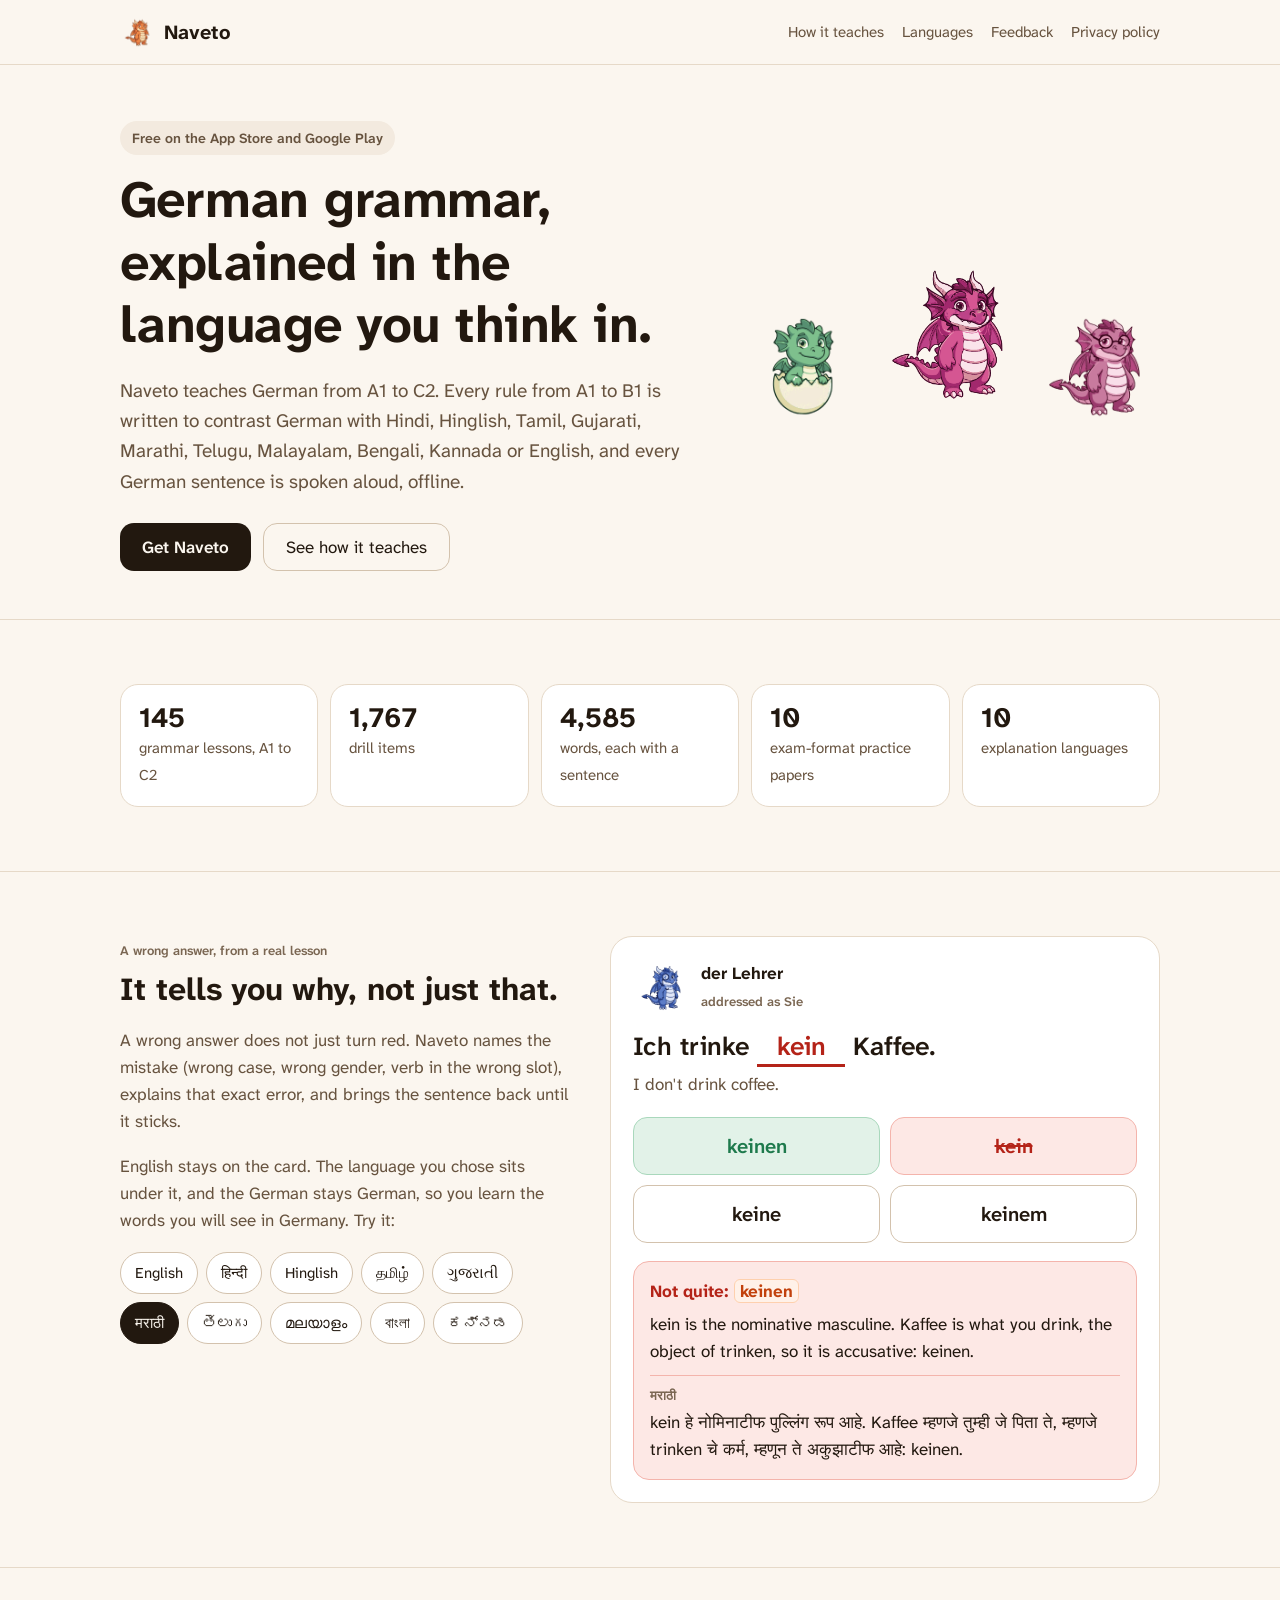
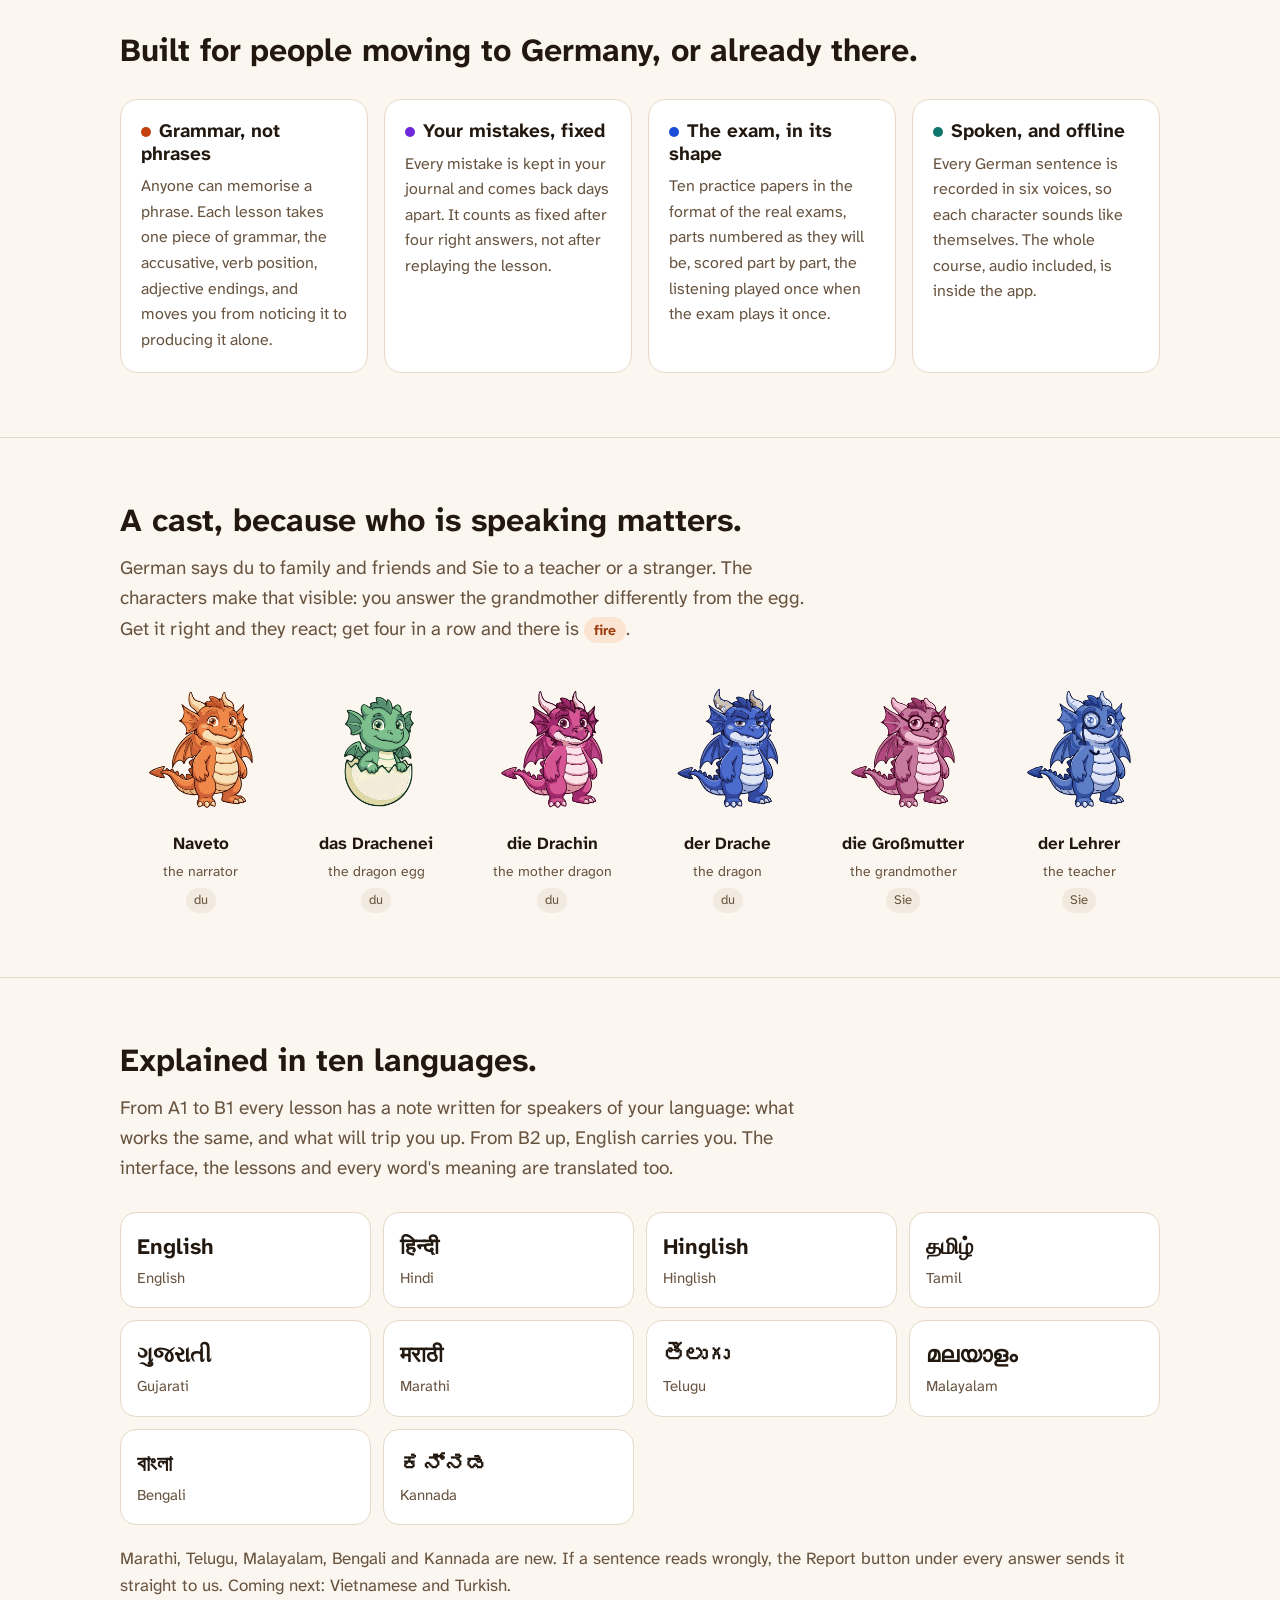
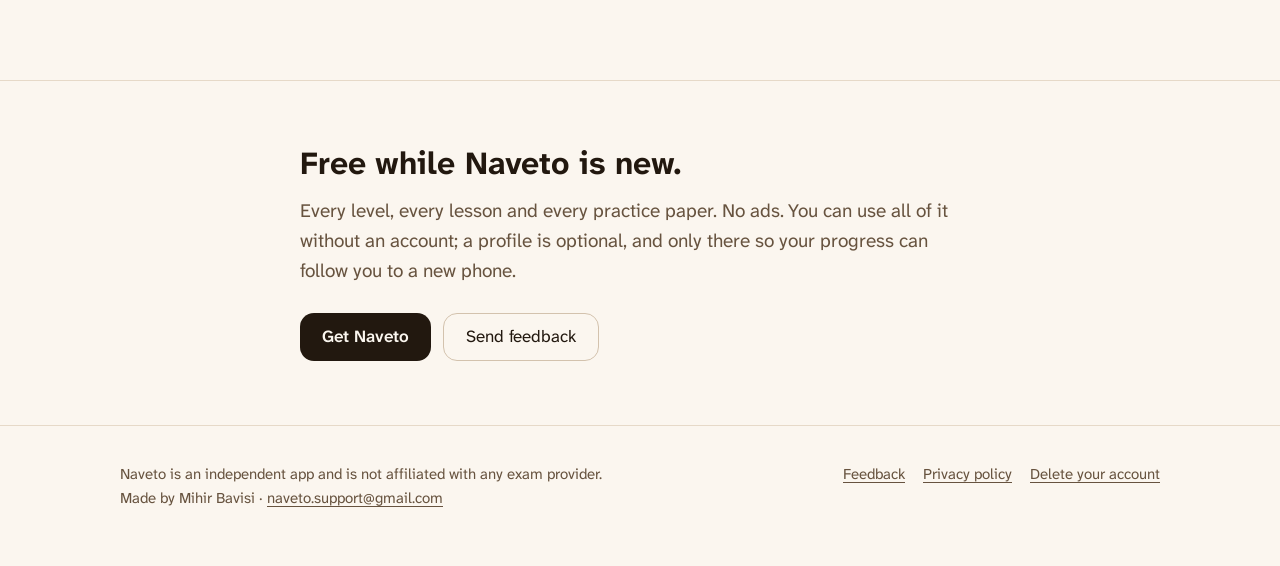
<file: index.html>
<!DOCTYPE html>
<html lang="en">
<head>
<meta charset="utf-8">
<meta name="viewport" content="width=device-width, initial-scale=1">
<title>Naveto: German grammar, explained in your language</title>
<meta name="description" content="Naveto teaches German grammar from A1 to C2, and explains A1 to B1 in Hindi, Hinglish, Tamil, Gujarati, Marathi, Telugu, Malayalam, Bengali, Kannada or English. 145 lessons, spoken aloud, offline.">
<meta name="theme-color" content="#FBF6EF" media="(prefers-color-scheme: light)">
<meta name="theme-color" content="#14110E" media="(prefers-color-scheme: dark)">
<meta property="og:title" content="Naveto: German grammar, explained in your language">
<meta property="og:description" content="A1 to C2. Explained in Hindi, Hinglish, Tamil, Gujarati, Marathi, Telugu, Malayalam, Bengali, Kannada or English.">
<meta property="og:image" content="https://naveto.mihirbavisi.com/img/drachin.png">
<link rel="icon" href="/img/naveto.png">
<link rel="stylesheet" href="/site.css">
</head>
<body>

<header class="top">
  <div class="wrap">
    <a class="brand" href="/"><img src="/img/naveto.png" alt="">Naveto</a>
    <nav class="nav" aria-label="Site">
      <a class="wide" href="#why">How it teaches</a>
      <a href="#languages">Languages</a>
      <a href="/feedback/">Feedback</a>
      <a class="wide" href="/privacy/">Privacy policy</a>
    </nav>
  </div>
</header>

<main>
<section class="hero">
  <div class="wrap">
    <div>
      <span class="pill">Free on the App Store and Google Play</span>
      <h1>German grammar, explained in the language you think in.</h1>
      <p class="lede">Naveto teaches German from A1 to C2. Every rule from A1 to B1 is
      written to contrast German with Hindi, Hinglish, Tamil, Gujarati, Marathi, Telugu, Malayalam, Bengali, Kannada or English, and every German sentence is
      spoken aloud, offline.</p>
      <div class="cta">
        <a class="btn" href="/join/">Get Naveto</a>
        <a class="btn ghost" href="#why">See how it teaches</a>
      </div>
    </div>
    <div class="hero-art" aria-hidden="true">
      <img src="/img/ei.png" alt="" width="300" height="300">
      <img src="/img/drachin.png" alt="" width="300" height="300">
      <img src="/img/oma.png" alt="" width="300" height="300">
    </div>
  </div>
</section>

<section aria-label="What is inside">
  <div class="wrap">
    <div class="stats">
      <div class="stat"><b>145</b><span>grammar lessons, A1 to C2</span></div>
      <div class="stat"><b>1,767</b><span>drill items</span></div>
      <div class="stat"><b>4,585</b><span>words, each with a sentence</span></div>
      <div class="stat"><b>10</b><span>exam-format practice papers</span></div>
      <div class="stat"><b>10</b><span>explanation languages</span></div>
    </div>
  </div>
</section>

<section id="why">
  <div class="wrap demo">
    <div>
      <span class="label">A wrong answer, from a real lesson</span>
      <h2 style="margin:8px 0 14px">It tells you why, not just that.</h2>
      <p class="muted">A wrong answer does not just turn red. Naveto names the mistake
      (wrong case, wrong gender, verb in the wrong slot), explains that exact error,
      and brings the sentence back until it sticks.</p>
      <p class="muted">English stays on the card. The language you chose sits under
      it, and the German stays German, so you learn the words you will see in Germany.
      Try it:</p>
      <div class="chips" role="group" aria-label="Explanation language" id="chips"></div>
    </div>
    <div class="card" aria-live="polite">
      <div class="speaker">
        <img src="/img/lehrer.png" alt="">
        <div><b>der Lehrer</b><br><span class="label">addressed as Sie</span></div>
      </div>
      <div class="sentence">Ich trinke <span class="gap">kein</span> Kaffee.</div>
      <div class="muted">I don't drink coffee.</div>
      <div class="opts">
        <div class="opt right">keinen</div>
        <div class="opt wrong">kein</div>
        <div class="opt">keine</div>
        <div class="opt">keinem</div>
      </div>
      <div class="sheet">
        <div class="verdict">Not quite: <span class="akk">keinen</span></div>
        <div>kein is the nominative masculine. Kaffee is what you drink, the object of trinken, so it is accusative: keinen.</div>
        <div class="l1" id="l1"><span class="label" id="l1-name"></span><span id="l1-text"></span></div>
      </div>
    </div>
  </div>
</section>

<section>
  <div class="wrap">
    <h2>Built for people moving to Germany, or already there.</h2>
    <div class="grid4">
      <div class="feature">
        <h3><span class="dot" style="background:var(--akk)"></span>Grammar, not phrases</h3>
        <p>Anyone can memorise a phrase. Each lesson takes one piece of grammar, the
        accusative, verb position, adjective endings, and moves you from noticing it
        to producing it alone.</p>
      </div>
      <div class="feature">
        <h3><span class="dot" style="background:var(--dat)"></span>Your mistakes, fixed</h3>
        <p>Every mistake is kept in your journal and comes back days apart. It counts
        as fixed after four right answers, not after replaying the lesson.</p>
      </div>
      <div class="feature">
        <h3><span class="dot" style="background:var(--nom)"></span>The exam, in its shape</h3>
        <p>Ten practice papers in the format of the real exams,
        parts numbered as they will be, scored part by part, the listening played
        once when the exam plays it once.</p>
      </div>
      <div class="feature">
        <h3><span class="dot" style="background:var(--gen)"></span>Spoken, and offline</h3>
        <p>Every German sentence is recorded in six voices, so each character sounds
        like themselves. The whole course, audio included, is inside the app.</p>
      </div>
    </div>
  </div>
</section>

<section>
  <div class="wrap">
    <h2>A cast, because who is speaking matters.</h2>
    <p class="lede" style="margin-top:12px">German says du to family and friends and Sie to a
    teacher or a stranger. The characters make that visible: you answer the grandmother
    differently from the egg. Get it right and they react; get four in a row and there
    is <span class="flame">fire</span>.</p>
    <div class="cast">
      <div class="member"><img src="/img/naveto.png" alt="" width="150" height="150"><b>Naveto</b><span>the narrator</span><br><em>du</em></div>
      <div class="member"><img src="/img/ei.png" alt="" width="150" height="150"><b>das Drachenei</b><span>the dragon egg</span><br><em>du</em></div>
      <div class="member"><img src="/img/drachin.png" alt="" width="150" height="150"><b>die Drachin</b><span>the mother dragon</span><br><em>du</em></div>
      <div class="member"><img src="/img/drache.png" alt="" width="150" height="150"><b>der Drache</b><span>the dragon</span><br><em>du</em></div>
      <div class="member"><img src="/img/oma.png" alt="" width="150" height="150"><b>die Großmutter</b><span>the grandmother</span><br><em>Sie</em></div>
      <div class="member"><img src="/img/lehrer.png" alt="" width="150" height="150"><b>der Lehrer</b><span>the teacher</span><br><em>Sie</em></div>
    </div>
  </div>
</section>

<section id="languages">
  <div class="wrap">
    <h2>Explained in ten languages.</h2>
    <p class="lede" style="margin-top:12px">From A1 to B1 every lesson has a note written for
    speakers of your language: what works the same, and what will trip you up. From B2
    up, English carries you. The interface, the lessons and every word's meaning are
    translated too.</p>
    <div class="langs" id="langs"></div>
    <p class="muted" style="margin-top:20px">Marathi, Telugu, Malayalam, Bengali and Kannada
    are new. If a sentence reads wrongly, the Report button under every answer sends it
    straight to us. Coming next: Vietnamese and Turkish.</p>
  </div>
</section>

<section>
  <div class="wrap narrow">
    <h2>Free while Naveto is new.</h2>
    <p class="lede" style="margin-top:12px">Every level, every lesson and every practice paper.
    No ads. You can use all of it without an account; a profile is optional, and only
    there so your progress can follow you to a new phone.</p>
    <div class="cta">
      <a class="btn" href="/join/">Get Naveto</a>
      <a class="btn ghost" href="/feedback/">Send feedback</a>
    </div>
  </div>
</section>
</main>

<footer class="foot">
  <div class="wrap">
    <div>Naveto is an independent app and is not affiliated with any exam
    provider.<br>Made by Mihir Bavisi ·
    <a href="mailto:naveto.support@gmail.com">naveto.support@gmail.com</a></div>
    <nav aria-label="Legal">
      <a href="/feedback/">Feedback</a>
      <a href="/privacy/">Privacy policy</a>
      <a href="/delete-account/">Delete your account</a>
    </nav>
  </div>
</footer>

<script>
  // Real strings from the app's tables (src/content/l10n), put in by build_site.py.
  var L = [{"id": "en", "label": "English", "sub": "English", "explanation": "kein is the nominative masculine. Kaffee is what you drink, the object of trinken, so it is accusative: keinen."}, {"id": "hi", "label": "हिन्दी", "sub": "Hindi", "explanation": "kein पुल्लिंग नोमिनाटीफ़ है। Kaffee वह चीज़ है जो आप पीते हैं, यानी trinken का कर्म, इसलिए यह अकुज़ाटीफ़ है: keinen।"}, {"id": "hi-Latn", "label": "Hinglish", "sub": "Hinglish", "explanation": "kein Nominativ masculine hai. Kaffee voh cheez hai jo aap peete ho, yaani trinken ka object, isliye yeh Akkusativ hai: keinen."}, {"id": "ta", "label": "தமிழ்", "sub": "Tamil", "explanation": "kein நோமினாட்டீஃப் ஆண்பால். Kaffee நீங்கள் குடிப்பது, அதாவது trinken-இன் செயப்படுபொருள், எனவே அது அக்குஸாட்டீஃப்: keinen."}, {"id": "gu", "label": "ગુજરાતી", "sub": "Gujarati", "explanation": "kein નોમિનાટીફ પુલ્લિંગ છે. Kaffee એ છે જે તમે પીઓ છો, એટલે કે trinken નું કર્મ, તેથી તે અકુઝાટીફ છે: keinen."}, {"id": "mr", "label": "मराठी", "sub": "Marathi", "explanation": "kein हे नोमिनाटीफ पुल्लिंग रूप आहे. Kaffee म्हणजे तुम्ही जे पिता ते, म्हणजे trinken चे कर्म, म्हणून ते अकुझाटीफ आहे: keinen."}, {"id": "te", "label": "తెలుగు", "sub": "Telugu", "explanation": "kein నోమినాటీఫ్ పుంలింగం. Kaffee మీరు తాగేది, అంటే trinken కి కర్మ, కాబట్టి అది అకుజాటీఫ్: keinen."}, {"id": "ml", "label": "മലയാളം", "sub": "Malayalam", "explanation": "kein നോമിനാറ്റീഫ് പുല്ലിംഗമാണ്. Kaffee നിങ്ങൾ കുടിക്കുന്ന വസ്തുവാണ്, trinken എന്ന ക്രിയയുടെ കർമ്മം; അതുകൊണ്ട് അത് അക്കുസാറ്റീഫ് ആണ്: keinen."}, {"id": "bn", "label": "বাংলা", "sub": "Bengali", "explanation": "kein হলো নোমিনাটীফ পুংলিঙ্গ। Kaffee হলো যা আপনি পান করেন, অর্থাৎ trinken-এর কর্ম, তাই এটা আকুজাটীফ: keinen।"}, {"id": "kn", "label": "ಕನ್ನಡ", "sub": "Kannada", "explanation": "kein ಎಂಬುದು ನೋಮಿನಾಟೀಫ್ ಪುಲ್ಲಿಂಗ. Kaffee ನೀವು ಕುಡಿಯುವ ವಸ್ತು, trinken ನ ಕರ್ಮ, ಹಾಗಾಗಿ ಅದು ಅಕುಜಾಟೀಫ್: keinen."}];
  var chips = document.getElementById('chips'), langs = document.getElementById('langs');
  function show(id) {
    var l = L.find(function (x) { return x.id === id; });
    document.getElementById('l1').hidden = id === 'en';
    document.getElementById('l1-name').textContent = l.label;
    document.getElementById('l1-text').textContent = l.explanation || '';
    document.getElementById('l1-text').lang = id;
    Array.prototype.forEach.call(chips.children, function (c) {
      c.setAttribute('aria-pressed', String(c.dataset.id === id));
    });
  }
  L.forEach(function (l) {
    var b = document.createElement('button');
    b.className = 'chip'; b.type = 'button'; b.dataset.id = l.id; b.lang = l.id;
    b.textContent = l.label;
    b.addEventListener('click', function () { show(l.id); });
    chips.appendChild(b);
    var d = document.createElement('div');
    d.className = 'lang';
    d.innerHTML = '<b></b><span></span>';
    d.firstChild.textContent = l.label; d.firstChild.lang = l.id;
    d.lastChild.textContent = l.sub;
    langs.appendChild(d);
  });
  show('mr');
</script>
</body>
</html>
</file>
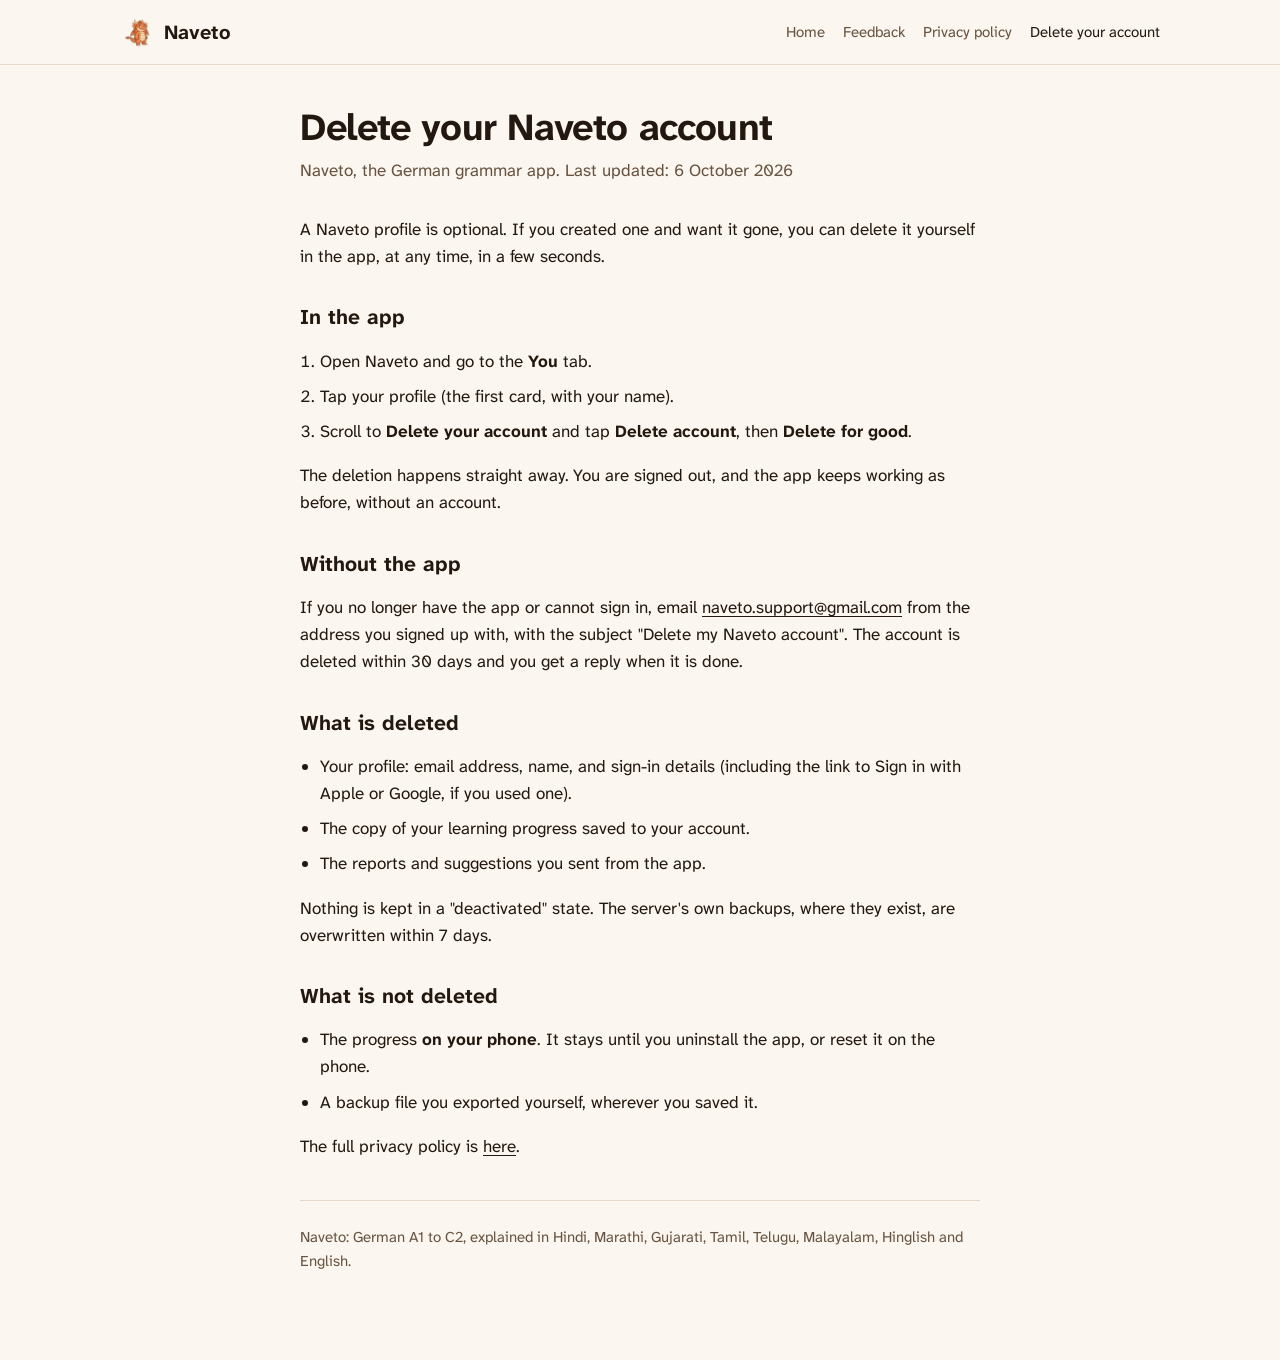
<file: delete-account/index.html>
<!DOCTYPE html>
<html lang="en">
<head>
<meta charset="utf-8">
<meta name="viewport" content="width=device-width, initial-scale=1">
<title>Naveto: delete your account</title>
<link rel="icon" href="/img/naveto.png">
<link rel="stylesheet" href="/site.css">
</head>
<body>
<header class="top">
  <div class="wrap">
    <a class="brand" href="/"><img src="/img/naveto.png" alt="">Naveto</a>
    <nav class="nav" aria-label="Site">
      <a href="/">Home</a>
      <a href="/feedback/">Feedback</a>
      <a href="/privacy/">Privacy policy</a>
      <a href="/delete-account/" aria-current="page">Delete your account</a>
    </nav>
  </div>
</header>
<main class="doc"><div class="wrap narrow">

<h1>Delete your Naveto account</h1>
<p class="sub">Naveto, the German grammar app. Last updated: 6 October 2026</p>

<p>A Naveto profile is optional. If you created one and want it gone, you can
delete it yourself in the app, at any time, in a few seconds.</p>

<h2>In the app</h2>
<ol>
  <li>Open Naveto and go to the <strong>You</strong> tab.</li>
  <li>Tap your profile (the first card, with your name).</li>
  <li>Scroll to <strong>Delete your account</strong> and tap
      <strong>Delete account</strong>, then <strong>Delete for good</strong>.</li>
</ol>
<p>The deletion happens straight away. You are signed out, and the app keeps
working as before, without an account.</p>

<h2>Without the app</h2>
<p>If you no longer have the app or cannot sign in, email
<a href="mailto:naveto.support@gmail.com?subject=Delete%20my%20Naveto%20account">naveto.support@gmail.com</a>
from the address you signed up with, with the subject "Delete my Naveto
account". The account is deleted within 30 days and you get a reply when it
is done.</p>

<h2>What is deleted</h2>
<ul>
  <li>Your profile: email address, name, and sign-in details (including the
      link to Sign in with Apple or Google, if you used one).</li>
  <li>The copy of your learning progress saved to your account.</li>
  <li>The reports and suggestions you sent from the app.</li>
</ul>
<p>Nothing is kept in a "deactivated" state. The server's own backups, where
they exist, are overwritten within 7 days.</p>

<h2>What is not deleted</h2>
<ul>
  <li>The progress <strong>on your phone</strong>. It stays until you
      uninstall the app, or reset it on the phone.</li>
  <li>A backup file you exported yourself, wherever you saved it.</li>
</ul>

<p>The full privacy policy is <a href="/privacy/">here</a>.</p>

<hr>
<p class="foot-note">Naveto: German A1 to C2, explained in Hindi, Marathi, Gujarati, Tamil,
Telugu, Malayalam, Hinglish and English.</p>

</div></main>
</body>
</html>
</file>
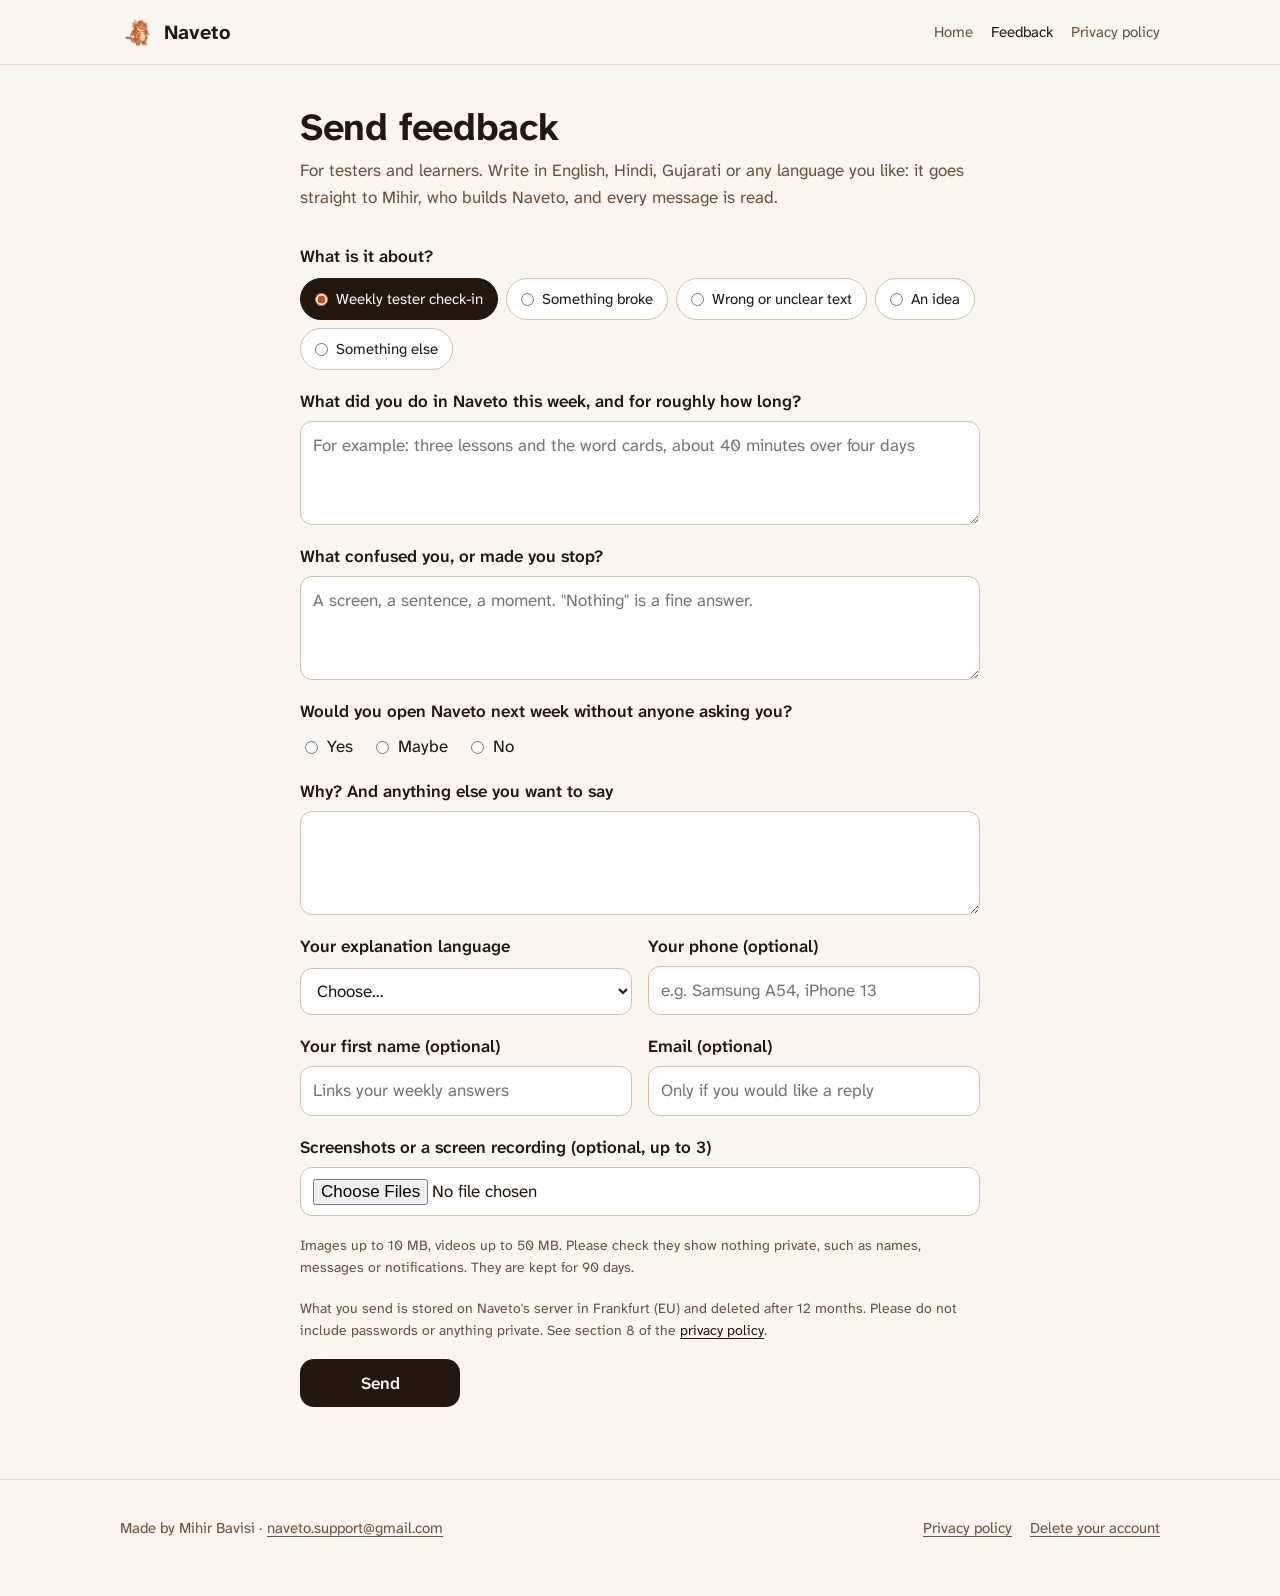
<file: feedback/index.html>
<!DOCTYPE html>
<html lang="en">
<head>
<meta charset="utf-8">
<meta name="viewport" content="width=device-width, initial-scale=1">
<title>Naveto: Send feedback</title>
<meta name="description" content="Tell the developer of Naveto what works, what broke and what to change. Testers: your weekly check-in goes here.">
<meta name="robots" content="noindex">
<link rel="icon" href="/img/naveto.png">
<link rel="stylesheet" href="/site.css">
</head>
<body>
<header class="top">
  <div class="wrap">
    <a class="brand" href="/"><img src="/img/naveto.png" alt="">Naveto</a>
    <nav class="nav" aria-label="Site">
      <a href="/">Home</a>
      <a href="/feedback/" aria-current="page">Feedback</a>
      <a href="/privacy/">Privacy policy</a>
    </nav>
  </div>
</header>
<main class="doc"><div class="wrap narrow">

<h1>Send feedback</h1>
<p class="sub">For testers and learners. Write in English, Hindi, Gujarati or any
language you like: it goes straight to Mihir, who builds Naveto, and every
message is read.</p>

<noscript><p class="note bad">This form needs JavaScript. You can also email
<a href="mailto:naveto.support@gmail.com?subject=Naveto%20feedback">naveto.support@gmail.com</a>.</p></noscript>

<form id="fb" class="form" novalidate>
  <fieldset class="kinds">
    <legend>What is it about?</legend>
    <label><input type="radio" name="kind" value="checkin" checked> Weekly tester check-in</label>
    <label><input type="radio" name="kind" value="bug"> Something broke</label>
    <label><input type="radio" name="kind" value="translation"> Wrong or unclear text</label>
    <label><input type="radio" name="kind" value="suggestion"> An idea</label>
    <label><input type="radio" name="kind" value="other"> Something else</label>
  </fieldset>

  <div id="checkin" class="group">
    <label class="field">What did you do in Naveto this week, and for roughly how long?
      <textarea name="did" rows="3" maxlength="1500" placeholder="For example: three lessons and the word cards, about 40 minutes over four days"></textarea></label>
    <label class="field">What confused you, or made you stop?
      <textarea name="confused" rows="3" maxlength="1500" placeholder="A screen, a sentence, a moment. &quot;Nothing&quot; is a fine answer."></textarea></label>
    <fieldset class="field">
      <legend>Would you open Naveto next week without anyone asking you?</legend>
      <div class="row">
        <label><input type="radio" name="again" value="yes"> Yes</label>
        <label><input type="radio" name="again" value="maybe"> Maybe</label>
        <label><input type="radio" name="again" value="no"> No</label>
      </div>
    </fieldset>
    <label class="field">Why? And anything else you want to say
      <textarea name="why" rows="3" maxlength="1500"></textarea></label>
  </div>

  <div id="message" class="group" hidden>
    <label class="field"><span id="msg-label">What happened, and what did you expect?</span>
      <textarea name="message" rows="6" maxlength="4000"></textarea></label>
  </div>

  <div class="two">
    <label class="field">Your explanation language
      <select name="locale">
        <option value="">Choose…</option>
        <option value="en">English</option>
        <option value="hi">हिन्दी (Hindi)</option>
        <option value="hi-Latn">Hinglish</option>
        <option value="ta">தமிழ் (Tamil)</option>
        <option value="gu">ગુજરાતી (Gujarati)</option>
        <option value="mr">मराठी (Marathi)</option>
        <option value="te">తెలుగు (Telugu)</option>
        <option value="ml">മലയാളം (Malayalam)</option>
        <option value="bn">বাংলা (Bengali)</option>
        <option value="kn">ಕನ್ನಡ (Kannada)</option>
        <option value="other">Another language</option>
      </select></label>
    <label class="field">Your phone (optional)
      <input name="device" maxlength="80" placeholder="e.g. Samsung A54, iPhone 13"></label>
  </div>
  <div class="two">
    <label class="field">Your first name (optional)
      <input name="name" maxlength="60" autocomplete="given-name" placeholder="Links your weekly answers"></label>
    <label class="field">Email (optional)
      <input name="email" type="email" maxlength="254" autocomplete="email" placeholder="Only if you would like a reply"></label>
  </div>
  <label class="field">Screenshots or a screen recording (optional, up to 3)
    <input type="file" name="files" accept="image/*,video/*" multiple></label>
  <p class="fine">Images up to 10 MB, videos up to 50 MB. Please check they show
  nothing private, such as names, messages or notifications. They are kept
  for 90 days.</p>
  <!-- Left empty by people; filled by bots. -->
  <label class="trap" aria-hidden="true">Website <input name="website" tabindex="-1" autocomplete="off"></label>

  <p class="fine">What you send is stored on Naveto's server in Frankfurt (EU) and
  deleted after 12 months. Please do not include passwords or anything private.
  See section 8 of the <a href="/privacy/#feedback">privacy policy</a>.</p>

  <button class="btn" type="submit" id="send">Send</button>
  <p id="status" class="note" role="status" aria-live="polite" hidden></p>
</form>

<div id="thanks" hidden>
  <h2>Thank you.</h2>
  <p>It has arrived and will be read. If you left an email address and asked
  something, you will get an answer.</p>
  <p id="thanks-files" class="note bad" hidden>Your message arrived, but not
  every file did. Please try sending the missing ones again.</p>
  <button class="btn ghost" type="button" id="again">Send another</button>
</div>

</div></main>

<footer class="foot">
  <div class="wrap">
    <div>Made by Mihir Bavisi ·
    <a href="mailto:naveto.support@gmail.com">naveto.support@gmail.com</a></div>
    <nav aria-label="Legal">
      <a href="/privacy/">Privacy policy</a>
      <a href="/delete-account/">Delete your account</a>
    </nav>
  </div>
</footer>

<script>
  // Sent to submit_site_feedback() on Naveto's Supabase project
  // (supabase/migrations/20261011..._site_feedback_v1.sql). The key is the
  // publishable one the app itself ships; the function can only add a row.
  var URL_ = 'https://ppzyhczddwcpzowbqede.supabase.co', KEY = 'sb_publishable_YXtONOS5kfweQQ_4x0CjOg_YPjzHB2v';
  var form = document.getElementById('fb');
  var labels = {
    bug: 'What happened, and what did you expect? Which screen were you on?',
    translation: 'Which lesson or sentence? What does it say, and what should it say?',
    suggestion: 'What would make Naveto better for you?',
    other: 'Your message'
  };
  function kind() { return form.querySelector('input[name="kind"]:checked').value; }
  function sync() {
    var k = kind();
    document.getElementById('checkin').hidden = k !== 'checkin';
    document.getElementById('message').hidden = k === 'checkin';
    if (k !== 'checkin') document.getElementById('msg-label').textContent = labels[k];
  }
  Array.prototype.forEach.call(form.querySelectorAll('input[name="kind"]'), function (r) {
    r.addEventListener('change', sync);
  });
  // ?kind=bug etc. preselects, so the app or a message can link straight to one.
  var pre = new URLSearchParams(location.search).get('kind');
  var preInput = pre && form.querySelector('input[name="kind"][value="' + pre + '"]');
  if (preInput) preInput.checked = true;
  sync();

  function say(text, bad) {
    var s = document.getElementById('status');
    s.hidden = false; s.textContent = text; s.className = 'note' + (bad ? ' bad' : '');
  }
  form.addEventListener('submit', function (e) {
    e.preventDefault();
    var f = form.elements, k = kind();
    if (f.website.value) return; // a bot
    var answers = {}, message = null;
    if (k === 'checkin') {
      ['did', 'confused', 'why'].forEach(function (n) { if (f[n].value.trim()) answers[n] = f[n].value.trim(); });
      var again = form.querySelector('input[name="again"]:checked');
      if (again) answers.again = again.value;
      if (!answers.did) { say('Please say what you did in Naveto this week.', true); f.did.focus(); return; }
    } else {
      message = f.message.value.trim();
      if (!message) { say('Please write a few words first.', true); f.message.focus(); return; }
    }
    var email = f.email.value.trim();
    if (email && !/^[^@\s]+@[^@\s]+\.[^@\s]+$/.test(email)) {
      say('That email address does not look right. Leave it empty if you do not want a reply.', true); f.email.focus(); return;
    }
    // Screenshots and recordings (25 Oct): at most 3, images 10 MB, videos
    // 50 MB. The row is written first and returns its id; the files go into
    // that row's folder, which accepts exactly as many as the row declared.
    var files = Array.prototype.slice.call(f.files.files || []);
    if (files.length > 3) { say('Please choose at most 3 files.', true); return; }
    for (var i = 0; i < files.length; i++) {
      var isVideo = /^video\//.test(files[i].type);
      if (!/^(image|video)\//.test(files[i].type)) { say('Only pictures and videos can be added.', true); return; }
      if (files[i].size > (isVideo ? 50 : 10) * 1024 * 1024) {
        say('"' + files[i].name + '" is too big. Pictures up to 10 MB, videos up to 50 MB.', true); return;
      }
    }
    var btn = document.getElementById('send');
    btn.disabled = true; say('Sending…');
    var failed = 0;
    fetch(URL_ + '/rest/v1/rpc/submit_site_feedback_v2', {
      method: 'POST',
      headers: {'apikey': KEY, 'Content-Type': 'application/json'},
      body: JSON.stringify({
        p_kind: k, p_message: message, p_answers: answers,
        p_name: f.name.value.trim() || null, p_email: email || null,
        p_locale: f.locale.value || null, p_device: f.device.value.trim() || null,
        p_attachments: files.length
      })
    }).then(function (r) {
      if (!r.ok) {
        return r.json().catch(function () { return {}; }).then(function (j) {
          throw new Error(j && j.message ? j.message : 'HTTP ' + r.status);
        });
      }
      return r.json().then(function (id) {
        var chain = Promise.resolve();
        files.forEach(function (file, n) {
          chain = chain.then(function () {
            say('Sending file ' + (n + 1) + ' of ' + files.length + '…');
            var ext = (file.name.split('.').pop() || 'bin').toLowerCase().replace(/[^a-z0-9]/g, '').slice(0, 5) || 'bin';
            return fetch(URL_ + '/storage/v1/object/site-feedback-media/' + id + '/' + (n + 1) + '.' + ext, {
              method: 'POST',
              headers: {'apikey': KEY, 'Content-Type': file.type || 'application/octet-stream'},
              body: file
            }).then(function (u) { if (!u.ok) failed++; }, function () { failed++; });
          });
        });
        return chain;
      }).then(function () {
        form.hidden = true; document.getElementById('thanks').hidden = false; window.scrollTo(0, 0);
        if (failed > 0) {
          document.getElementById('thanks-files').hidden = false;
        }
      });
    }).catch(function (err) {
      say('It did not send (' + err.message + '). Please try again, or email naveto.support@gmail.com.', true);
    }).then(function () { btn.disabled = false; });
  });
  document.getElementById('again').addEventListener('click', function () {
    form.reset(); sync(); document.getElementById('status').hidden = true;
    document.getElementById('thanks').hidden = true; form.hidden = false;
    document.getElementById('thanks-files').hidden = true;
  });
</script>
</body>
</html>
</file>
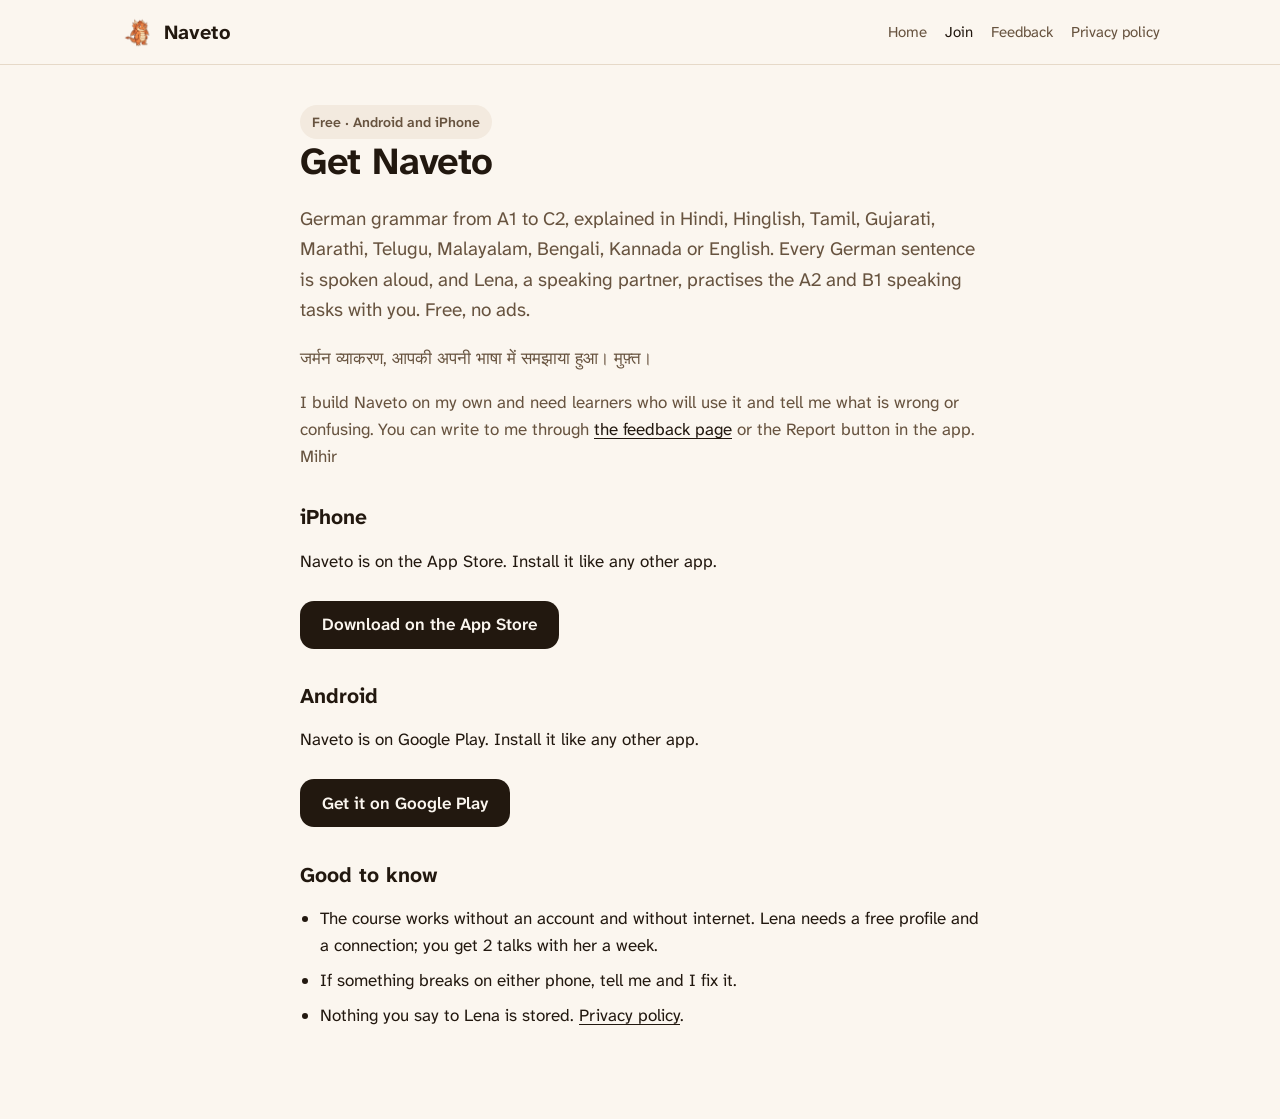
<file: join/index.html>
<!DOCTYPE html>
<html lang="en">
<head>
<meta charset="utf-8">
<meta name="viewport" content="width=device-width, initial-scale=1">
<title>Naveto: Get the app</title>
<meta name="description" content="Get Naveto, free: German grammar explained in Hindi, Gujarati, Tamil and seven more languages, and Lena, a speaking partner for the A2 and B1 speaking tasks.">
<link rel="icon" href="/img/naveto.png">
<link rel="stylesheet" href="/site.css">
</head>
<body>
<header class="top">
  <div class="wrap">
    <a class="brand" href="/"><img src="/img/naveto.png" alt="">Naveto</a>
    <nav class="nav" aria-label="Site">
      <a href="/">Home</a>
      <a href="/join/" aria-current="page">Join</a>
      <a href="/feedback/">Feedback</a>
      <a href="/privacy/">Privacy policy</a>
    </nav>
  </div>
</header>
<main class="doc"><div class="wrap narrow">

<span class="pill">Free · Android and iPhone</span>
<h1>Get Naveto</h1>
<p class="lede">German grammar from A1 to C2, explained in Hindi, Hinglish, Tamil, Gujarati, Marathi, Telugu, Malayalam, Bengali, Kannada or English. Every
German sentence is spoken aloud, and Lena, a speaking partner, practises the
A2 and B1 speaking tasks with you. Free, no ads.</p>
<p class="muted" lang="hi">जर्मन व्याकरण, आपकी अपनी भाषा में समझाया हुआ। मुफ़्त।</p>

<p class="muted">I build Naveto on my own and need learners who will use it and tell me
what is wrong or confusing. You can write to me through
<a href="/feedback/">the feedback page</a> or the Report button in the app.
Mihir</p>

<h2 id="iphone">iPhone</h2>
<p>Naveto is on the App Store. Install it like any other app.</p>
<div class="cta">
  <a class="btn" href="https://apps.apple.com/app/id6815395807">Download on the App Store</a>
</div>

<h2 id="android">Android</h2>
<p>Naveto is on Google Play. Install it like any other app.</p>
<div class="cta">
  <a class="btn" href="https://play.google.com/store/apps/details?id=com.naveto.germangrammar">Get it on Google Play</a>
</div>

<h2>Good to know</h2>
<ul>
  <li>The course works without an account and without internet. Lena needs a
  free profile and a connection; you get 2 talks with her a week.</li>
  <li>If something breaks on either phone, tell me and I fix it.</li>
  <li>Nothing you say to Lena is stored. <a href="/privacy/">Privacy policy</a>.</li>
</ul>

</div></main>
</body>
</html>
</file>
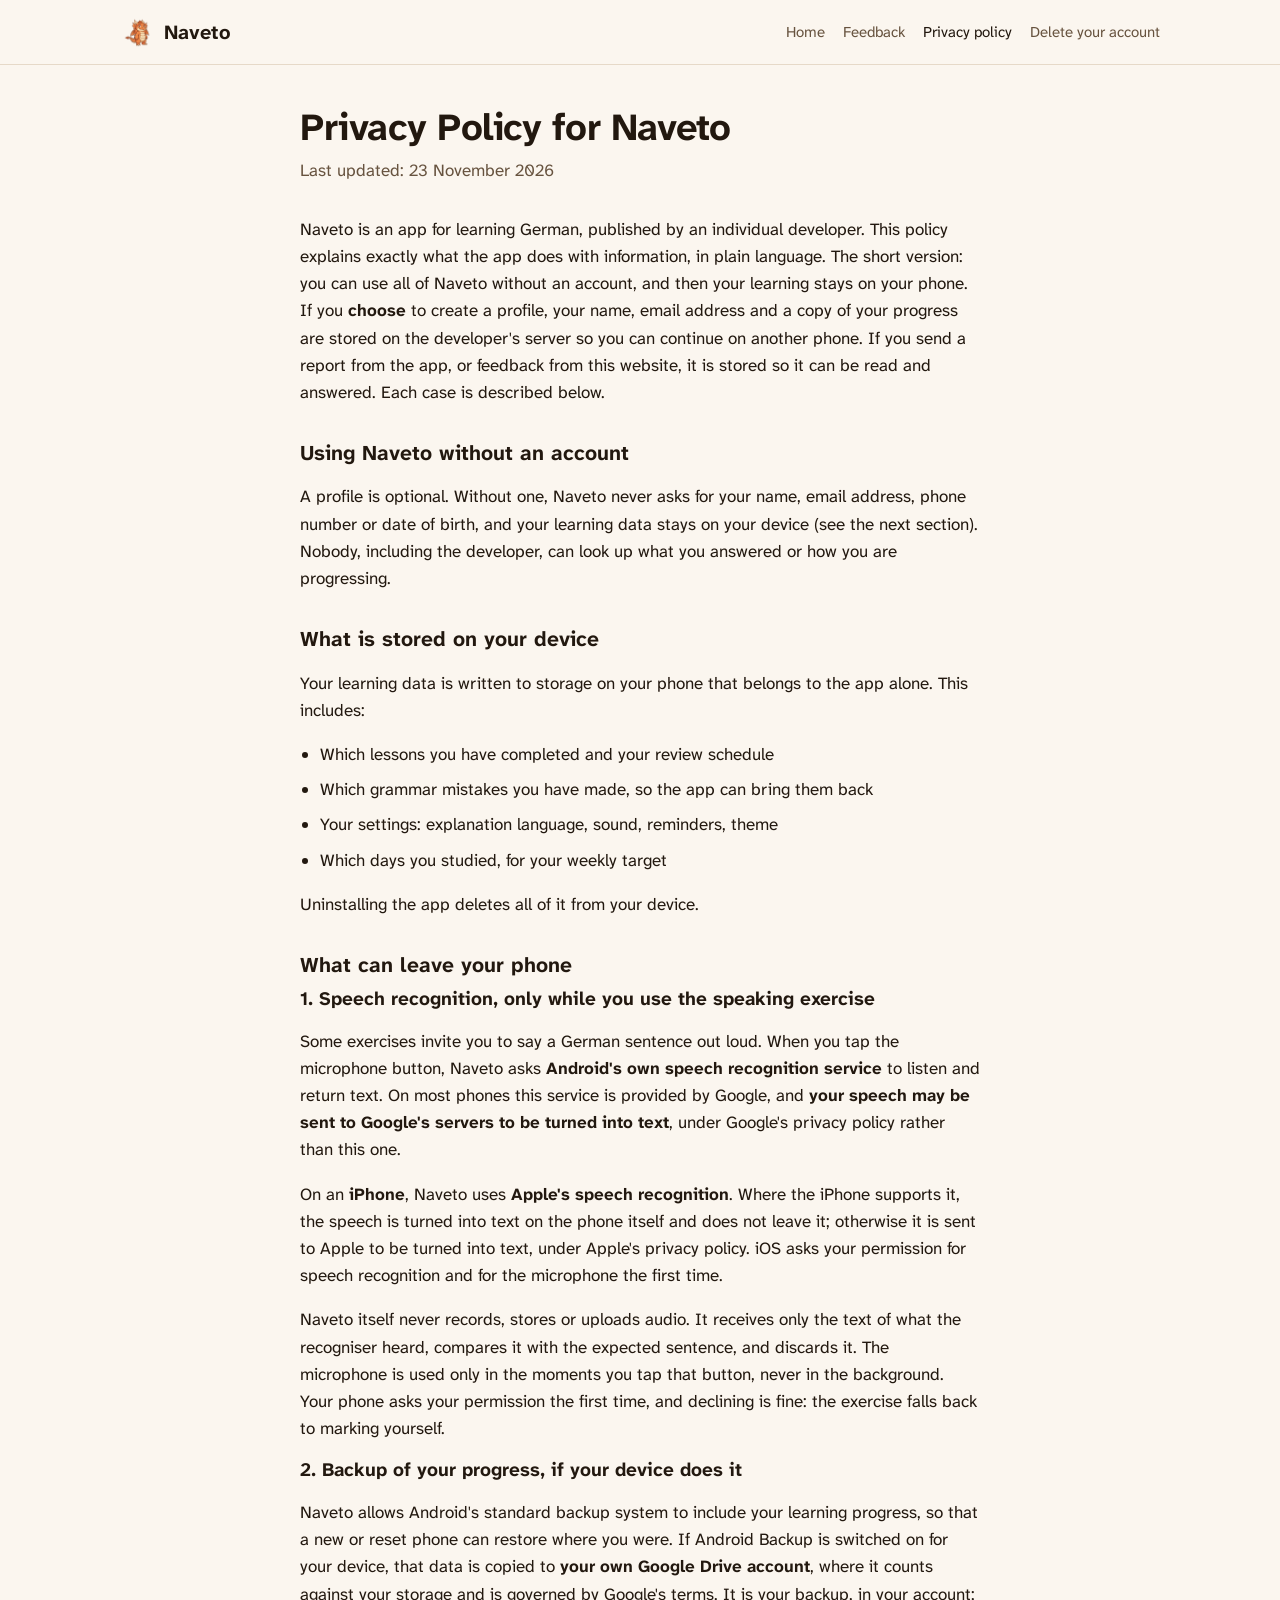
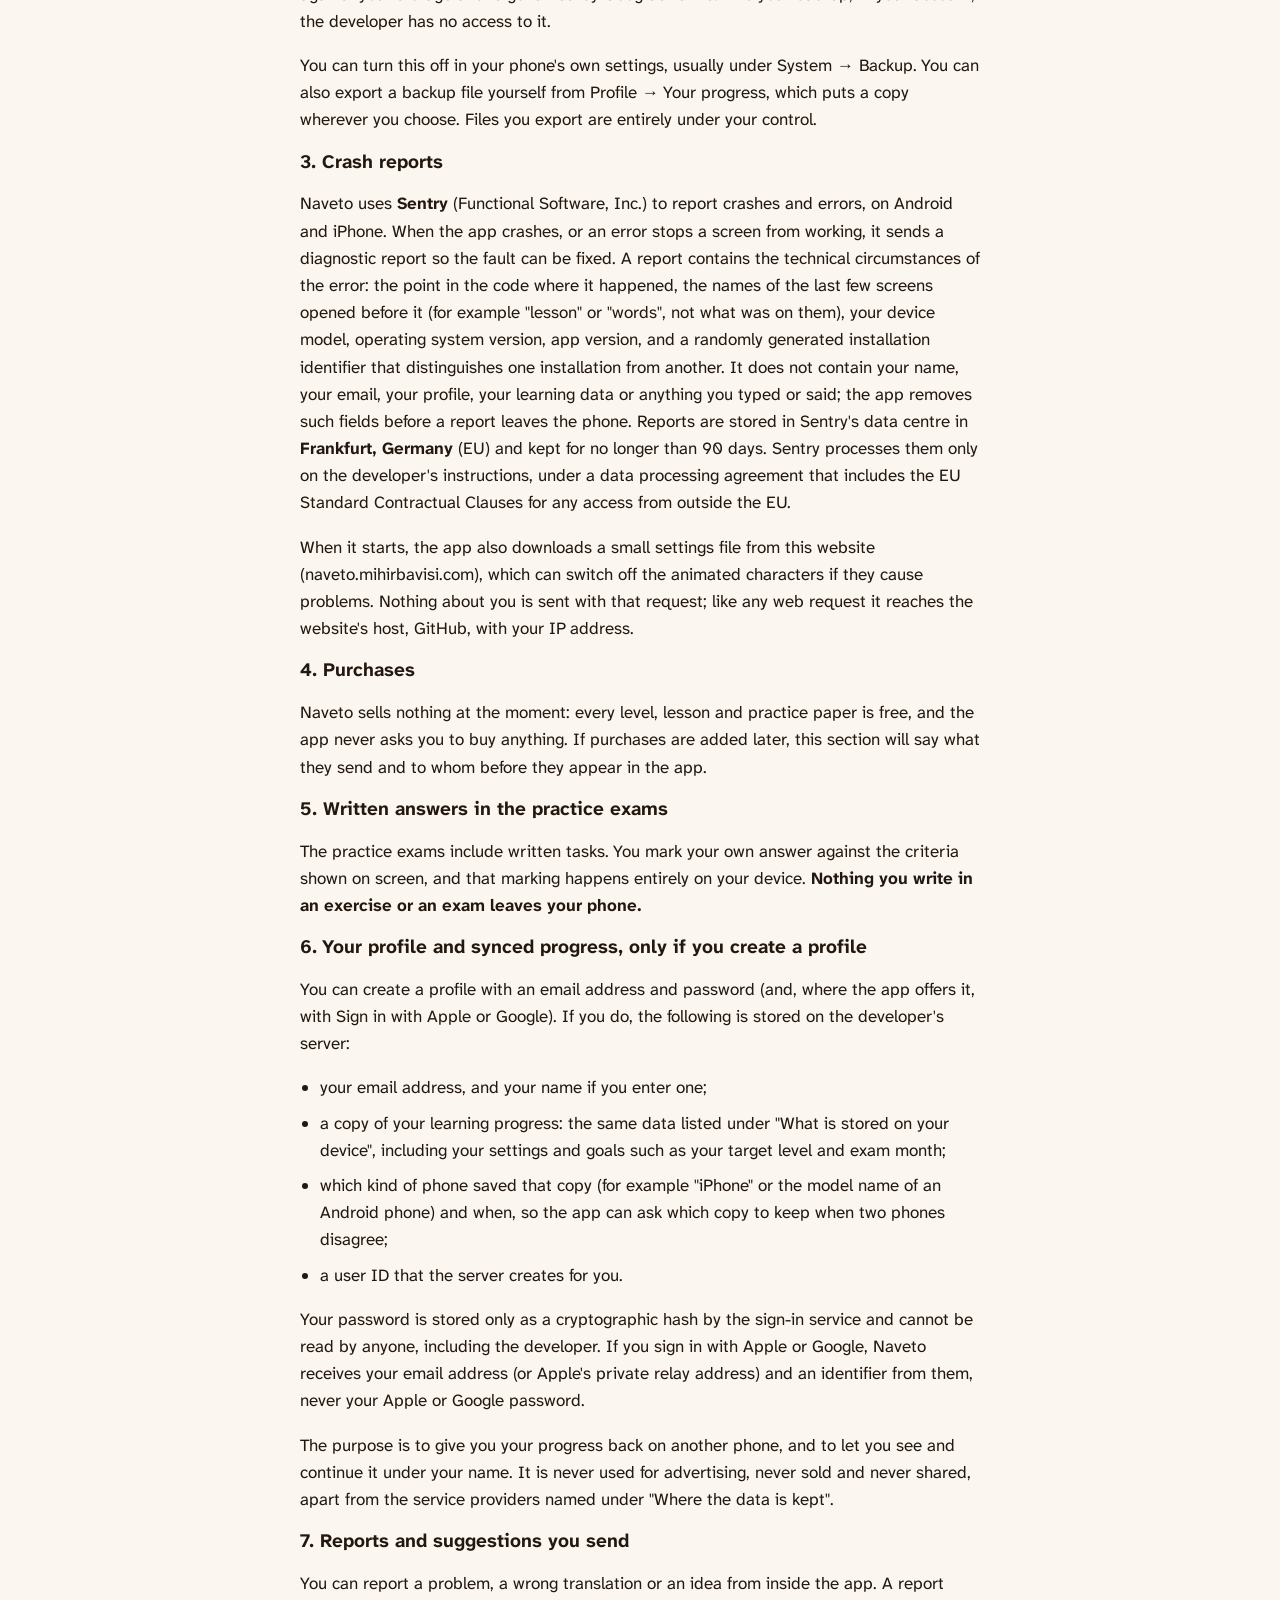
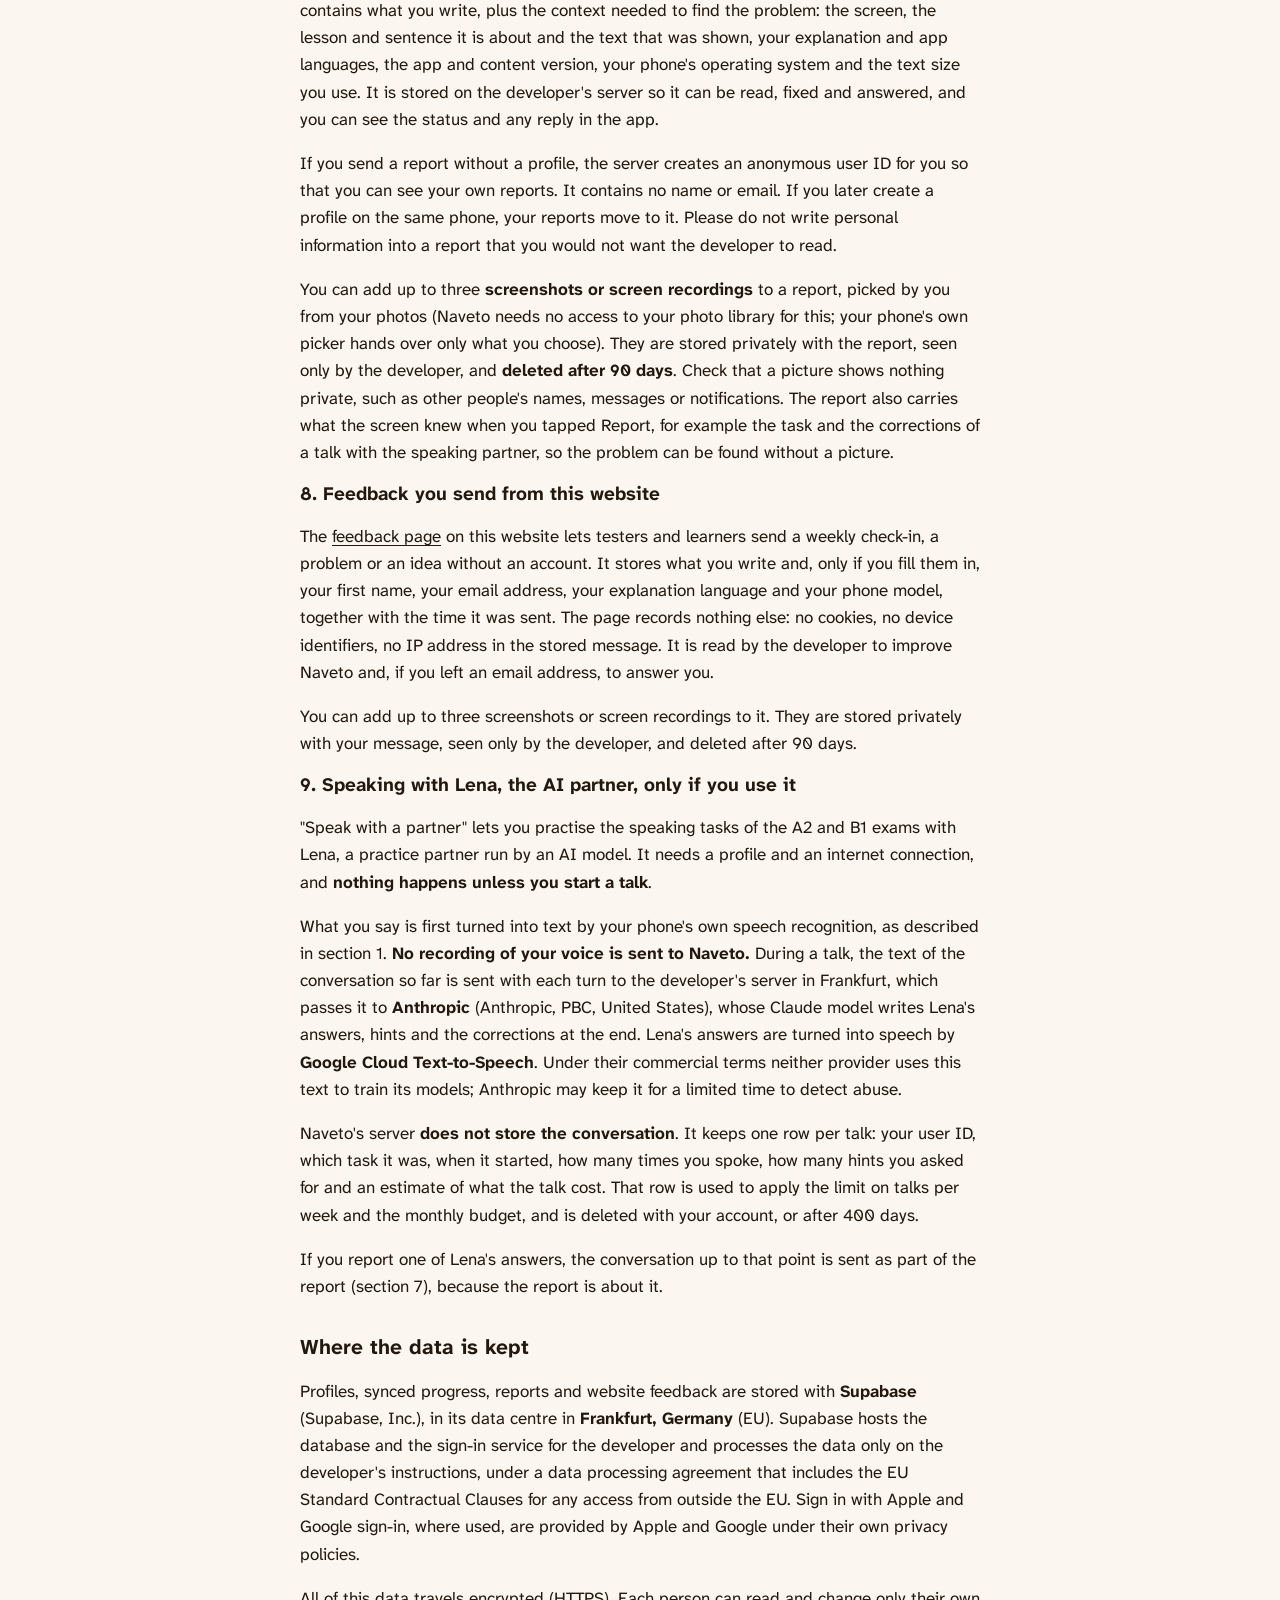
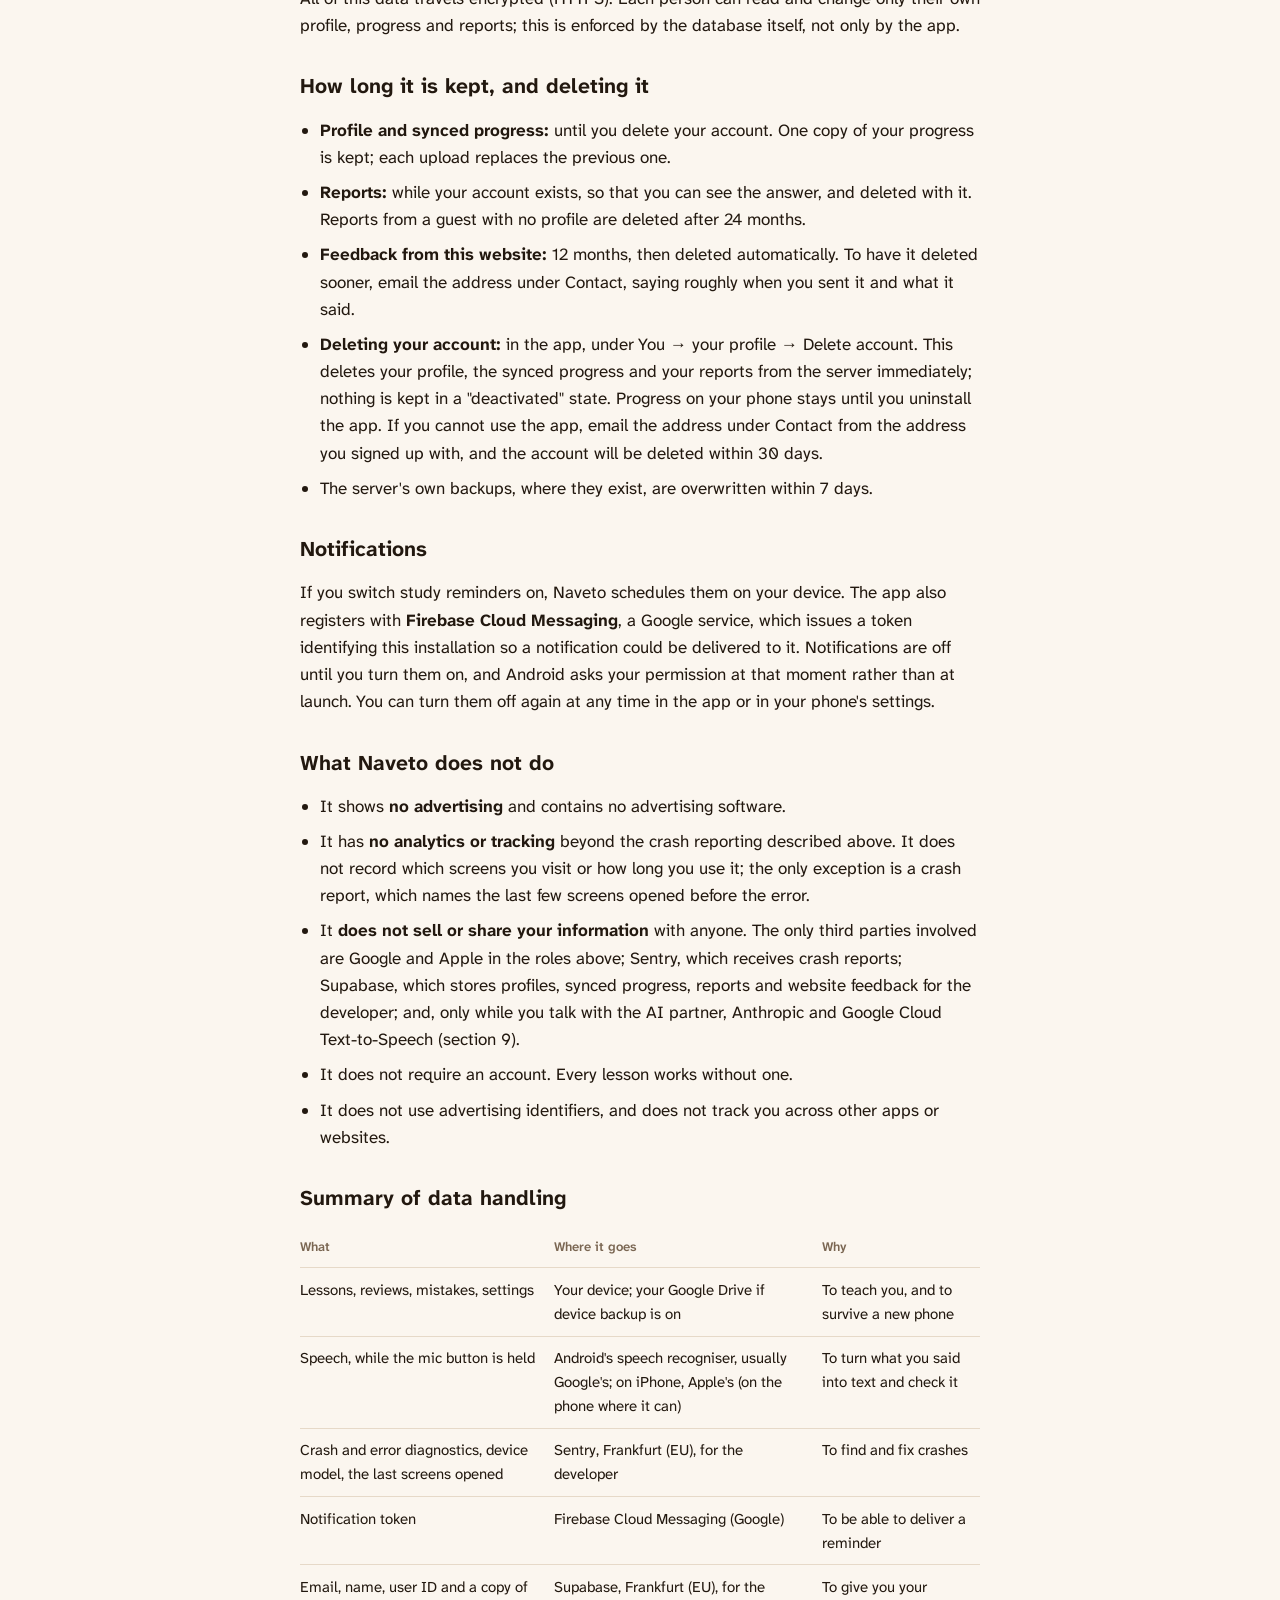
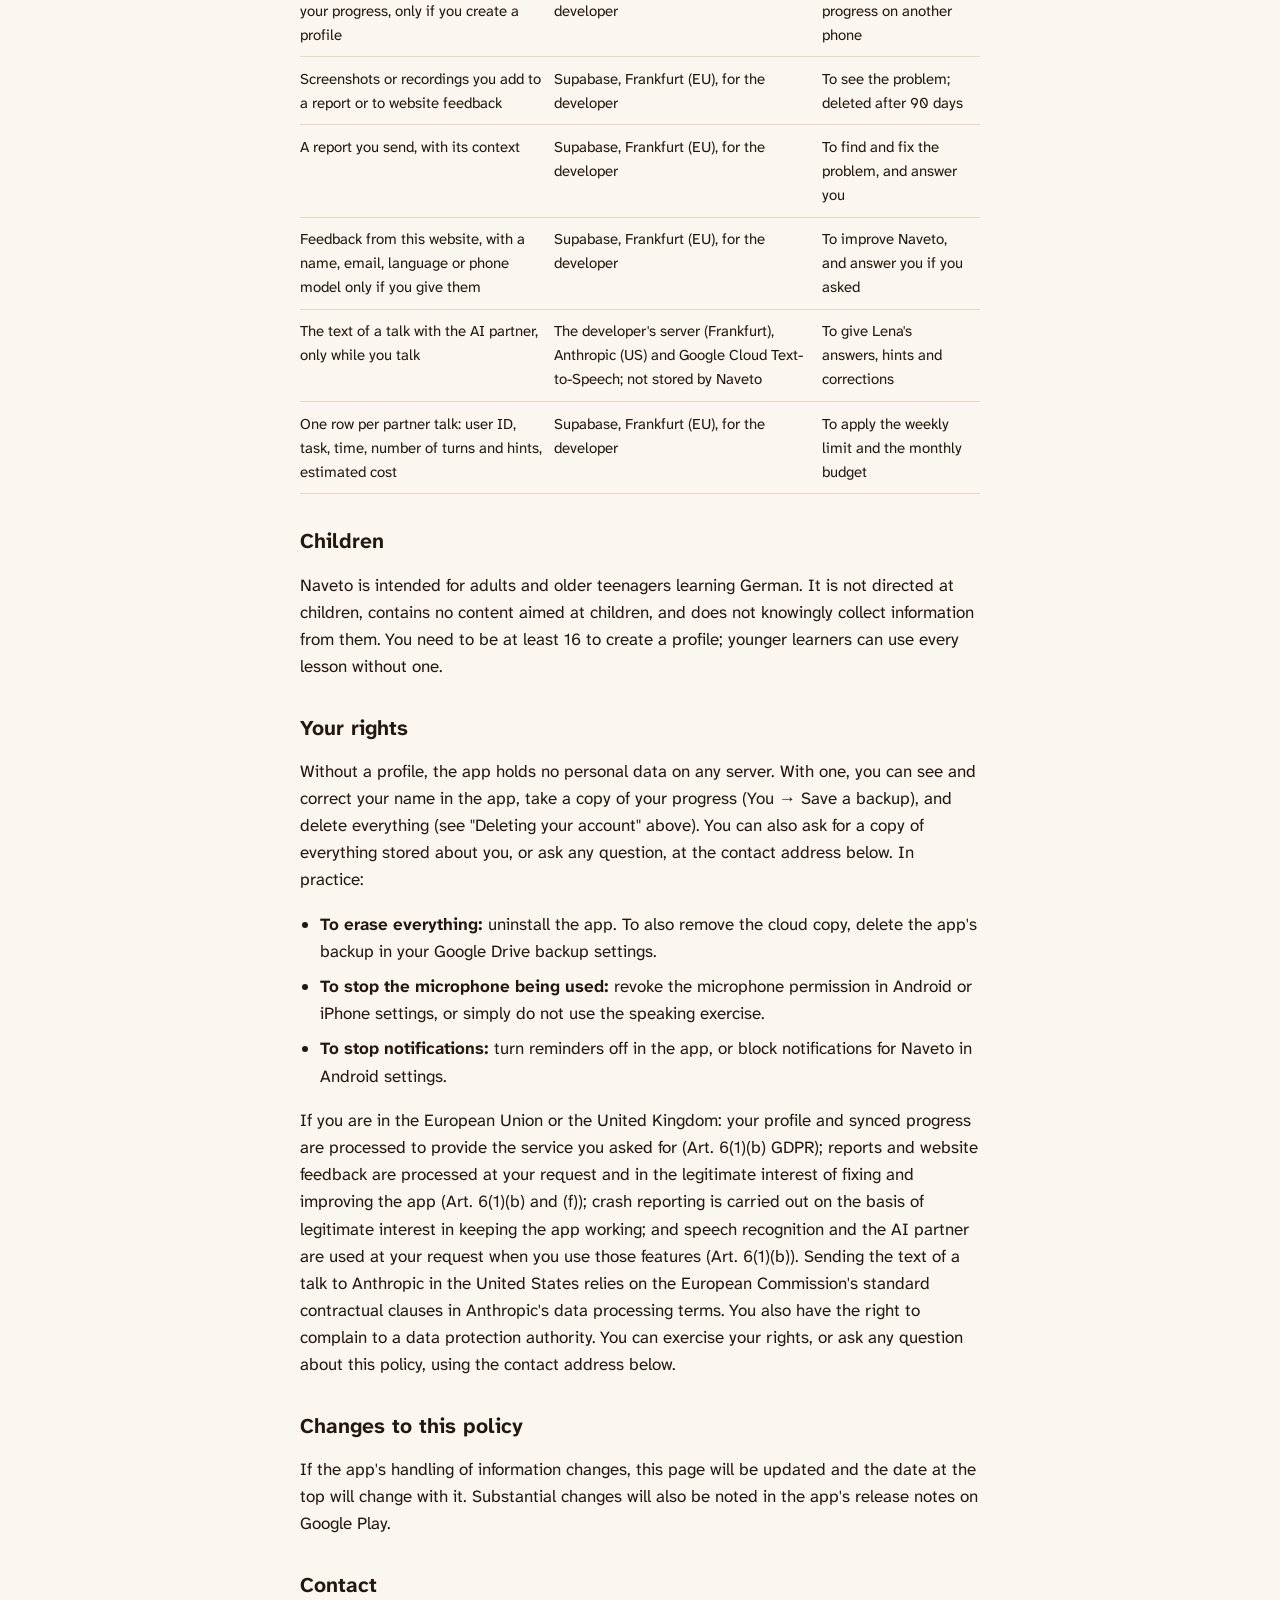
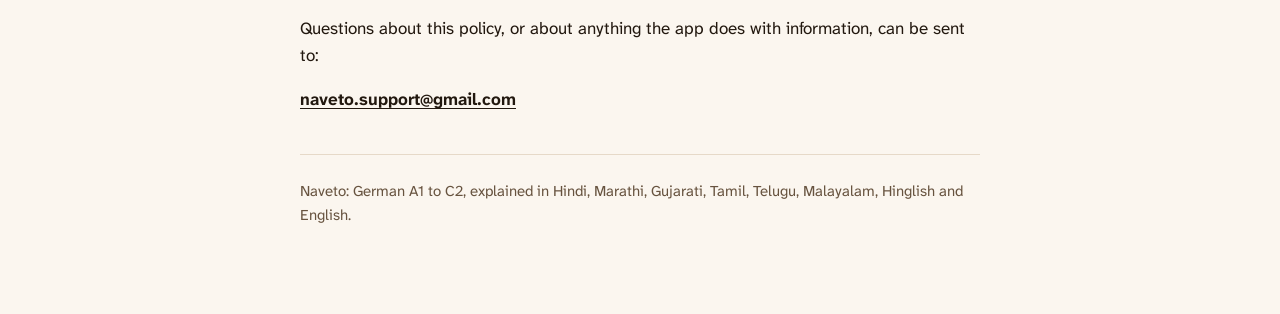
<file: privacy/index.html>
<!DOCTYPE html>
<html lang="en">
<head>
<meta charset="utf-8">
<meta name="viewport" content="width=device-width, initial-scale=1">
<title>Naveto: Privacy Policy</title>
<link rel="icon" href="/img/naveto.png">
<link rel="stylesheet" href="/site.css">
</head>
<body>
<header class="top">
  <div class="wrap">
    <a class="brand" href="/"><img src="/img/naveto.png" alt="">Naveto</a>
    <nav class="nav" aria-label="Site">
      <a href="/">Home</a>
      <a href="/feedback/">Feedback</a>
      <a href="/privacy/" aria-current="page">Privacy policy</a>
      <a href="/delete-account/">Delete your account</a>
    </nav>
  </div>
</header>
<main class="doc"><div class="wrap narrow">

<h1>Privacy Policy for Naveto</h1>
<p class="sub">Last updated: 23 November 2026</p>

<p>Naveto is an app for learning German, published by an individual developer.
This policy explains exactly what the app does with information, in plain
language. The short version: you can use all of Naveto without an account,
and then your learning stays on your phone. If you <strong>choose</strong> to
create a profile, your name, email address and a copy of your progress are
stored on the developer's server so you can continue on another phone. If you
send a report from the app, or feedback from this website, it is stored so
it can be read and answered. Each case is described below.</p>

<h2>Using Naveto without an account</h2>
<p>A profile is optional. Without one, Naveto never asks for your name, email
address, phone number or date of birth, and your learning data stays on your
device (see the next section). Nobody, including the developer, can look up
what you answered or how you are progressing.</p>

<h2>What is stored on your device</h2>
<p>Your learning data is written to storage on your phone that belongs to the
app alone. This includes:</p>
<ul>
  <li>Which lessons you have completed and your review schedule</li>
  <li>Which grammar mistakes you have made, so the app can bring them back</li>
  <li>Your settings: explanation language, sound, reminders, theme</li>
  <li>Which days you studied, for your weekly target</li>
</ul>
<p>Uninstalling the app deletes all of it from your device.</p>

<h2>What can leave your phone</h2>

<h3>1. Speech recognition, only while you use the speaking exercise</h3>
<p>Some exercises invite you to say a German sentence out loud. When you tap
the microphone button, Naveto asks <strong>Android's own speech recognition
service</strong> to listen and return text. On most phones this service is
provided by Google, and <strong>your speech may be sent to Google's servers to
be turned into text</strong>, under Google's privacy policy rather than this
one.</p>
<p>On an <strong>iPhone</strong>, Naveto uses <strong>Apple's speech
recognition</strong>. Where the iPhone supports it, the speech is turned into
text on the phone itself and does not leave it; otherwise it is sent to Apple
to be turned into text, under Apple's privacy policy. iOS asks your permission
for speech recognition and for the microphone the first time.</p>
<p>Naveto itself never records, stores or uploads audio. It receives only the
text of what the recogniser heard, compares it with the expected sentence, and
discards it. The microphone is used only in the moments you tap that button,
never in the background. Your phone asks your permission the first time, and
declining is fine: the exercise falls back to marking yourself.</p>

<h3>2. Backup of your progress, if your device does it</h3>
<p>Naveto allows Android's standard backup system to include your learning
progress, so that a new or reset phone can restore where you were. If Android
Backup is switched on for your device, that data is copied to
<strong>your own Google Drive account</strong>, where it counts against your
storage and is governed by Google's terms. It is your backup, in your account;
the developer has no access to it.</p>
<p>You can turn this off in your phone's own settings, usually under System →
Backup. You can also export a backup file yourself from Profile → Your
progress, which puts a copy wherever you choose. Files you export are entirely
under your control.</p>

<h3>3. Crash reports</h3>
<p>Naveto uses <strong>Sentry</strong> (Functional Software, Inc.) to report
crashes and errors, on Android and iPhone. When the app crashes, or an error
stops a screen from working, it sends a diagnostic report so the fault can be
fixed. A report contains the technical circumstances of the error: the point in
the code where it happened, the names of the last few screens opened before it
(for example "lesson" or "words", not what was on them), your device model,
operating system version, app version, and a randomly generated installation
identifier that distinguishes one installation from another. It does not
contain your name, your email, your profile, your learning data or anything
you typed or said; the app removes such fields before a report leaves the
phone. Reports are stored in Sentry's data centre in <strong>Frankfurt,
Germany</strong> (EU) and kept for no longer than 90 days. Sentry processes them only on the
developer's instructions, under a data processing agreement that includes the
EU Standard Contractual Clauses for any access from outside the EU.</p>
<p>When it starts, the app also downloads a small settings file from this
website (naveto.mihirbavisi.com), which can switch off the animated characters
if they cause problems. Nothing about you is sent with that request; like any
web request it reaches the website's host, GitHub, with your IP address.</p>

<h3>4. Purchases</h3>
<p>Naveto sells nothing at the moment: every level, lesson and practice paper
is free, and the app never asks you to buy anything. If purchases are added
later, this section will say what they send and to whom before they appear in
the app.</p>

<h3>5. Written answers in the practice exams</h3>
<p>The practice exams include written tasks. You mark your own answer against
the criteria shown on screen, and that marking happens entirely on your
device. <strong>Nothing you write in an exercise or an exam leaves your
phone.</strong></p>

<h3>6. Your profile and synced progress, only if you create a profile</h3>
<p>You can create a profile with an email address and password (and, where the
app offers it, with Sign in with Apple or Google). If you do, the following is
stored on the developer's server:</p>
<ul>
  <li>your email address, and your name if you enter one;</li>
  <li>a copy of your learning progress: the same data listed under "What is
      stored on your device", including your settings and goals such as your
      target level and exam month;</li>
  <li>which kind of phone saved that copy (for example "iPhone" or the model
      name of an Android phone) and when, so the app can ask which copy to
      keep when two phones disagree;</li>
  <li>a user ID that the server creates for you.</li>
</ul>
<p>Your password is stored only as a cryptographic hash by the sign-in service
and cannot be read by anyone, including the developer. If you sign in with
Apple or Google, Naveto receives your email address (or Apple's private relay
address) and an identifier from them, never your Apple or Google password.</p>
<p>The purpose is to give you your progress back on another phone, and to let
you see and continue it under your name. It is never used for advertising,
never sold and never shared, apart from the service providers named under
"Where the data is kept".</p>

<h3>7. Reports and suggestions you send</h3>
<p>You can report a problem, a wrong translation or an idea from inside the
app. A report contains what you write, plus the context needed to find the
problem: the screen, the lesson and sentence it is about and the text that
was shown, your explanation and app languages, the app and content version,
your phone's operating system and the text size you use. It is stored on the
developer's server so it can be read, fixed and answered, and you can see the
status and any reply in the app.</p>
<p>If you send a report without a profile, the server creates an anonymous
user ID for you so that you can see your own reports. It contains no name or
email. If you later create a profile on the same phone, your reports move to
it. Please do not write personal information into a report that you would not
want the developer to read.</p>
<p>You can add up to three <strong>screenshots or screen recordings</strong>
to a report, picked by you from your photos (Naveto needs no access to your
photo library for this; your phone's own picker hands over only what you
choose). They are stored privately with the report, seen only by the
developer, and <strong>deleted after 90 days</strong>. Check that a picture
shows nothing private, such as other people's names, messages or
notifications. The report also carries what the screen knew when you tapped
Report, for example the task and the corrections of a talk with the speaking
partner, so the problem can be found without a picture.</p>

<h3 id="feedback">8. Feedback you send from this website</h3>
<p>The <a href="/feedback/">feedback page</a> on this website lets testers and
learners send a weekly check-in, a problem or an idea without an account. It
stores what you write and, only if you fill them in, your first name, your
email address, your explanation language and your phone model, together with
the time it was sent. The page records nothing else: no cookies, no device
identifiers, no IP address in the stored message. It is read by the developer
to improve Naveto and, if you left an email address, to answer you.</p>
<p>You can add up to three screenshots or screen recordings to it. They are
stored privately with your message, seen only by the developer, and deleted
after 90 days.</p>

<h3 id="partner">9. Speaking with Lena, the AI partner, only if you use it</h3>
<p>"Speak with a partner" lets you practise the speaking tasks of the A2 and
B1 exams with Lena, a practice partner run by an AI model. It needs a profile
and an internet connection, and <strong>nothing happens unless you start a
talk</strong>.</p>
<p>What you say is first turned into text by your phone's own speech
recognition, as described in section 1. <strong>No recording of your voice is
sent to Naveto.</strong> During a talk, the text of the conversation so far is
sent with each turn to the developer's server in Frankfurt, which passes it to
<strong>Anthropic</strong> (Anthropic, PBC, United States), whose Claude model
writes Lena's answers, hints and the corrections at the end. Lena's answers
are turned into speech by <strong>Google Cloud Text-to-Speech</strong>. Under
their commercial terms neither provider uses this text to train its models;
Anthropic may keep it for a limited time to detect abuse.</p>
<p>Naveto's server <strong>does not store the conversation</strong>. It keeps
one row per talk: your user ID, which task it was, when it started, how many
times you spoke, how many hints you asked for and an estimate of what the talk
cost. That row is used to apply the limit on talks per week and the monthly
budget, and is deleted with your account, or after 400 days.</p>
<p>If you report one of Lena's answers, the conversation up to that point is
sent as part of the report (section 7), because the report is about it.</p>

<h2>Where the data is kept</h2>
<p>Profiles, synced progress, reports and website feedback are stored with
<strong>Supabase</strong> (Supabase, Inc.), in its data centre in
<strong>Frankfurt, Germany</strong> (EU). Supabase hosts the database and the
sign-in service for the developer and processes the data only on the
developer's instructions, under a data processing agreement that includes
the EU Standard Contractual Clauses for any access from outside the EU.
Sign in with Apple and Google sign-in, where used, are provided by Apple and
Google under their own privacy policies.</p>
<p>All of this data travels encrypted (HTTPS). Each person can read and change
only their own profile, progress and reports; this is enforced by the database
itself, not only by the app.</p>

<h2 id="delete-account">How long it is kept, and deleting it</h2>
<ul>
  <li><strong>Profile and synced progress:</strong> until you delete your
      account. One copy of your progress is kept; each upload replaces the
      previous one.</li>
  <li><strong>Reports:</strong> while your account exists, so that you can see
      the answer, and deleted with it. Reports from a guest with no profile are
      deleted after 24 months.</li>
  <li><strong>Feedback from this website:</strong> 12 months, then deleted
      automatically. To have it deleted sooner, email the address under
      Contact, saying roughly when you sent it and what it said.</li>
  <li><strong>Deleting your account:</strong> in the app, under You → your
      profile → Delete account. This deletes your profile, the synced progress
      and your reports from the server immediately; nothing is kept in a
      "deactivated" state. Progress on your phone stays until you uninstall
      the app. If you cannot use the app, email the address under Contact
      from the address you signed up with, and the account will be deleted
      within 30 days.</li>
  <li>The server's own backups, where they exist, are overwritten within 7
      days.</li>
</ul>

<h2>Notifications</h2>
<p>If you switch study reminders on, Naveto schedules them on your device. The
app also registers with <strong>Firebase Cloud Messaging</strong>, a Google
service, which issues a token identifying this installation so a notification
could be delivered to it. Notifications are off until you turn them on, and
Android asks your permission at that moment rather than at launch. You can
turn them off again at any time in the app or in your phone's settings.</p>

<h2>What Naveto does not do</h2>
<ul>
  <li>It shows <strong>no advertising</strong> and contains no advertising
      software.</li>
  <li>It has <strong>no analytics or tracking</strong> beyond the crash
      reporting described above. It does not record which screens you visit or
      how long you use it; the only exception is a crash report, which names
      the last few screens opened before the error.</li>
  <li>It <strong>does not sell or share your information</strong> with anyone.
      The only third parties involved are Google and Apple in the roles above;
      Sentry, which receives crash reports;
      Supabase, which stores profiles, synced progress, reports and
      website feedback for the developer; and, only while you talk with the
      AI partner, Anthropic and Google Cloud Text-to-Speech (section 9).</li>
  <li>It does not require an account. Every lesson works without one.</li>
  <li>It does not use advertising identifiers, and does not track you across
      other apps or websites.</li>
</ul>

<h2>Summary of data handling</h2>
<table>
  <thead><tr><th>What</th><th>Where it goes</th><th>Why</th></tr></thead>
  <tbody>
    <tr><td>Lessons, reviews, mistakes, settings</td><td>Your device; your Google Drive if device backup is on</td><td>To teach you, and to survive a new phone</td></tr>
    <tr><td>Speech, while the mic button is held</td><td>Android's speech recogniser, usually Google's; on iPhone, Apple's (on the phone where it can)</td><td>To turn what you said into text and check it</td></tr>
    <tr><td>Crash and error diagnostics, device model, the last screens opened</td><td>Sentry, Frankfurt (EU), for the developer</td><td>To find and fix crashes</td></tr>
    <tr><td>Notification token</td><td>Firebase Cloud Messaging (Google)</td><td>To be able to deliver a reminder</td></tr>
    <tr><td>Email, name, user ID and a copy of your progress, only if you create a profile</td><td>Supabase, Frankfurt (EU), for the developer</td><td>To give you your progress on another phone</td></tr>
    <tr><td>Screenshots or recordings you add to a report or to website feedback</td><td>Supabase, Frankfurt (EU), for the developer</td><td>To see the problem; deleted after 90 days</td></tr>
    <tr><td>A report you send, with its context</td><td>Supabase, Frankfurt (EU), for the developer</td><td>To find and fix the problem, and answer you</td></tr>
    <tr><td>Feedback from this website, with a name, email, language or phone model only if you give them</td><td>Supabase, Frankfurt (EU), for the developer</td><td>To improve Naveto, and answer you if you asked</td></tr>
    <tr><td>The text of a talk with the AI partner, only while you talk</td><td>The developer's server (Frankfurt), Anthropic (US) and Google Cloud Text-to-Speech; not stored by Naveto</td><td>To give Lena's answers, hints and corrections</td></tr>
    <tr><td>One row per partner talk: user ID, task, time, number of turns and hints, estimated cost</td><td>Supabase, Frankfurt (EU), for the developer</td><td>To apply the weekly limit and the monthly budget</td></tr>
  </tbody>
</table>

<h2>Children</h2>
<p>Naveto is intended for adults and older teenagers learning German. It is not
directed at children, contains no content aimed at children, and does not
knowingly collect information from them. You need to be at least 16 to create
a profile; younger learners can use every lesson without one.</p>

<h2>Your rights</h2>
<p>Without a profile, the app holds no personal data on any server. With one,
you can see and correct your name in the app, take a copy of your
progress (You → Save a backup), and delete everything (see "Deleting your
account" above). You can also ask for a copy of everything stored about you,
or ask any question, at the contact address below. In practice:</p>
<ul>
  <li><strong>To erase everything:</strong> uninstall the app. To also remove
      the cloud copy, delete the app's backup in your Google Drive backup
      settings.</li>
  <li><strong>To stop the microphone being used:</strong> revoke the microphone
      permission in Android or iPhone settings, or simply do not use the
      speaking exercise.</li>
  <li><strong>To stop notifications:</strong> turn reminders off in the app, or
      block notifications for Naveto in Android settings.</li>
</ul>
<p>If you are in the European Union or the United Kingdom: your profile and
synced progress are processed to provide the service you asked for (Art. 6(1)(b)
GDPR); reports and website feedback are processed at your request and in the
legitimate interest of fixing and improving the app (Art. 6(1)(b) and (f)); crash reporting is carried out on the
basis of legitimate interest in keeping the app working; and speech
recognition and the AI partner are used at your request when you use those
features (Art. 6(1)(b)). Sending the text of a talk to Anthropic in the
United States relies on the European Commission's standard contractual
clauses in Anthropic's data processing terms. You also
have the right to complain to a data protection authority.
You can exercise your rights, or ask any question about this policy, using the
contact address below.</p>

<h2>Changes to this policy</h2>
<p>If the app's handling of information changes, this page will be updated and
the date at the top will change with it. Substantial changes will also be noted
in the app's release notes on Google Play.</p>

<h2>Contact</h2>
<p>Questions about this policy, or about anything the app does with
information, can be sent to:</p>
<p><strong><a href="mailto:naveto.support@gmail.com">naveto.support@gmail.com</a></strong></p>

<hr>
<p class="foot-note">Naveto: German A1 to C2, explained in Hindi, Marathi, Gujarati, Tamil,
Telugu, Malayalam, Hinglish and English.</p>

</div></main>
</body>
</html>
</file>
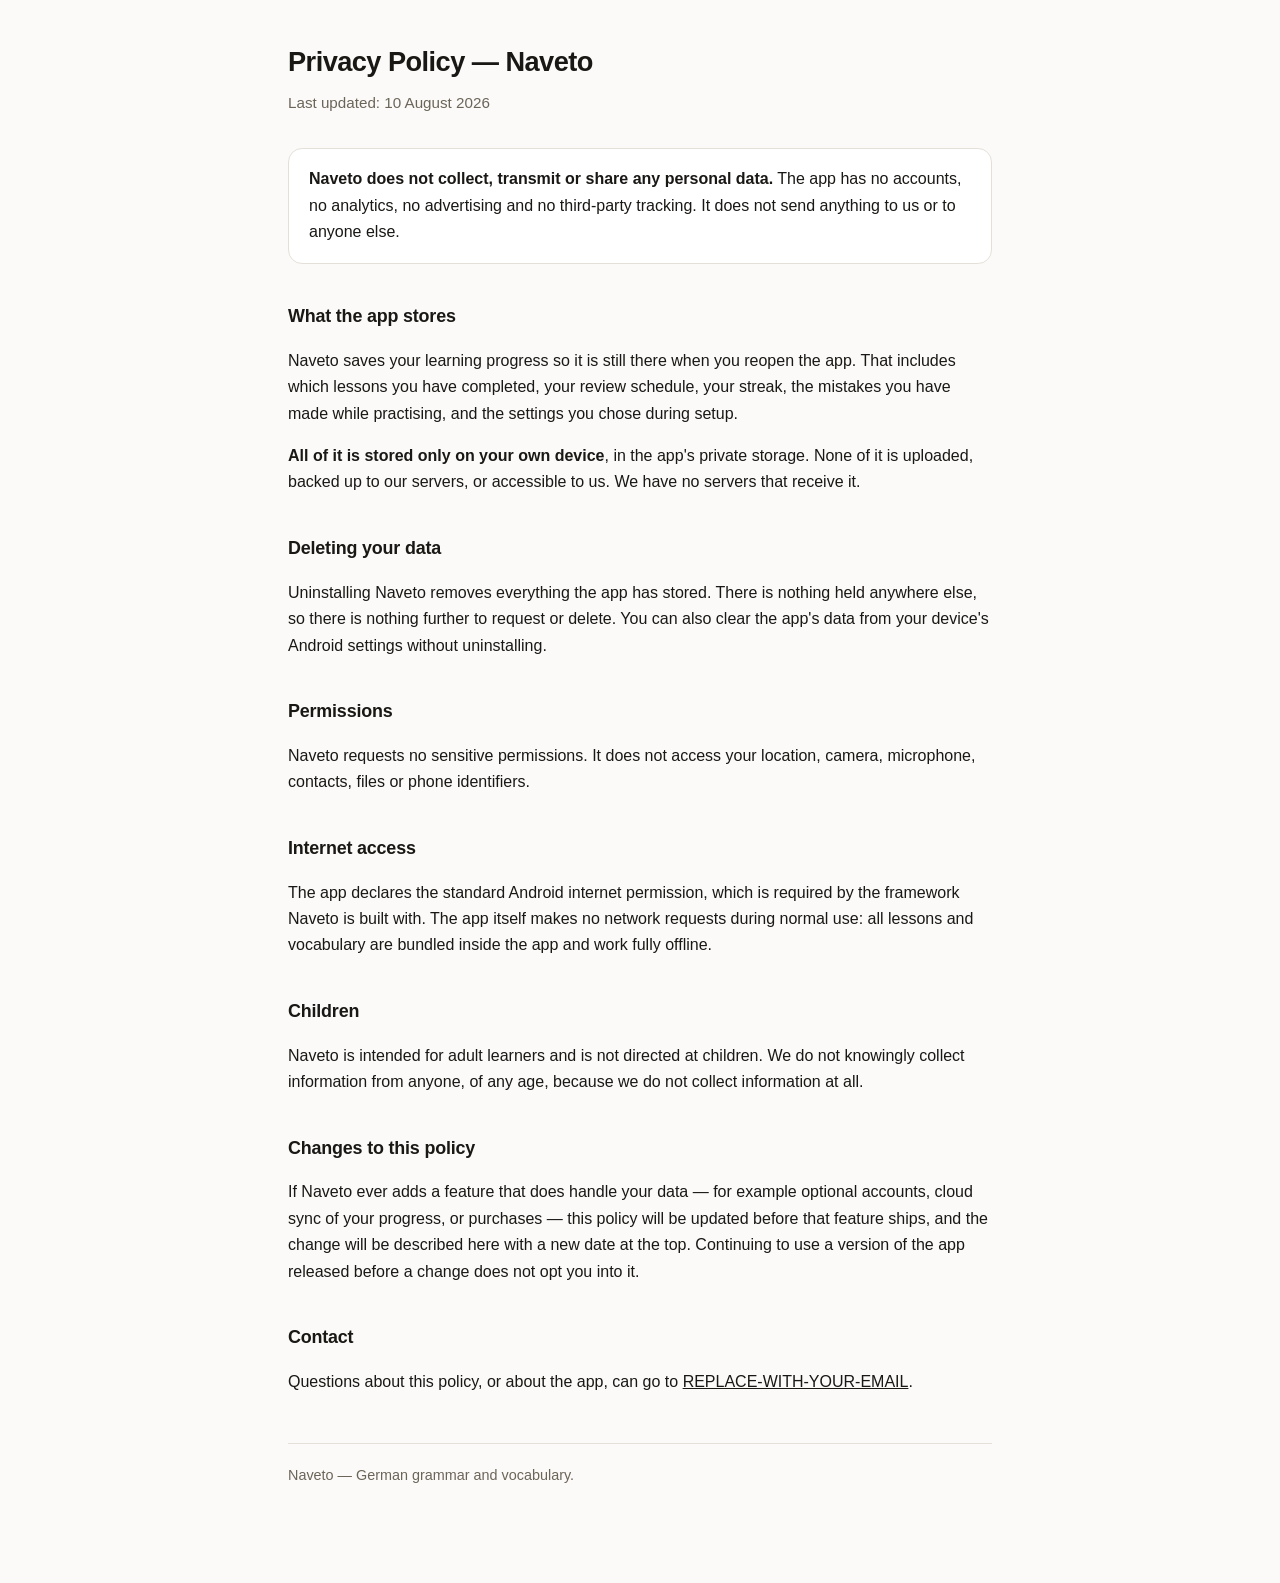
<file: privacy-policy.html>
<!DOCTYPE html>
<html lang="en">
<head>
<meta charset="utf-8">
<meta name="viewport" content="width=device-width, initial-scale=1">
<title>Naveto — Privacy Policy</title>
<style>
  body{max-width:44rem;margin:0 auto;padding:2.5rem 1.25rem 6rem;
       font:16px/1.65 -apple-system,BlinkMacSystemFont,"Segoe UI",Roboto,sans-serif;
       color:#1a1815;background:#fbfaf8}
  h1{font-size:1.7rem;letter-spacing:-.02em;margin:0 0 .35rem}
  h2{font-size:1.12rem;margin:2.4rem 0 .6rem;letter-spacing:-.01em}
  .sub{color:#6b6559;margin:0 0 2rem;font-size:.95rem}
  .box{background:#fff;border:1px solid #e4e0d9;border-radius:14px;padding:1.1rem 1.25rem;margin:1.5rem 0}
  .box p{margin:0}
  strong{font-weight:640}
  a{color:#1a1815}
  footer{margin-top:3rem;padding-top:1.2rem;border-top:1px solid #e4e0d9;color:#6b6559;font-size:.9rem}
  code{background:#f4f2ee;padding:.1rem .3rem;border-radius:4px;font-size:.9em}
</style>
</head>
<body>

<h1>Privacy Policy — Naveto</h1>
<p class="sub">Last updated: 10 August 2026</p>

<div class="box">
  <p><strong>Naveto does not collect, transmit or share any personal data.</strong>
  The app has no accounts, no analytics, no advertising and no third-party
  tracking. It does not send anything to us or to anyone else.</p>
</div>

<h2>What the app stores</h2>
<p>Naveto saves your learning progress so it is still there when you reopen the
app. That includes which lessons you have completed, your review schedule, your
streak, the mistakes you have made while practising, and the settings you chose
during setup.</p>
<p><strong>All of it is stored only on your own device</strong>, in the app's
private storage. None of it is uploaded, backed up to our servers, or accessible
to us. We have no servers that receive it.</p>

<h2>Deleting your data</h2>
<p>Uninstalling Naveto removes everything the app has stored. There is nothing
held anywhere else, so there is nothing further to request or delete. You can
also clear the app's data from your device's Android settings without
uninstalling.</p>

<h2>Permissions</h2>
<p>Naveto requests no sensitive permissions. It does not access your location,
camera, microphone, contacts, files or phone identifiers.</p>

<h2>Internet access</h2>
<p>The app declares the standard Android internet permission, which is required
by the framework Naveto is built with. The app itself makes no network requests
during normal use: all lessons and vocabulary are bundled inside the app and
work fully offline.</p>

<h2>Children</h2>
<p>Naveto is intended for adult learners and is not directed at children. We do
not knowingly collect information from anyone, of any age, because we do not
collect information at all.</p>

<h2>Changes to this policy</h2>
<p>If Naveto ever adds a feature that does handle your data — for example
optional accounts, cloud sync of your progress, or purchases — this policy will
be updated before that feature ships, and the change will be described here with
a new date at the top. Continuing to use a version of the app released before a
change does not opt you into it.</p>

<h2>Contact</h2>
<p>Questions about this policy, or about the app, can go to
<a href="mailto:REPLACE-WITH-YOUR-EMAIL">REPLACE-WITH-YOUR-EMAIL</a>.</p>

<footer>
  Naveto — German grammar and vocabulary.<br>
  <!--
    GERMANY: if this page is served from a site operated from Germany, you also
    need an Impressum under §5 DDG (the successor to §5 TMG) — name, postal
    address and contact, reachable from every page. That is a separate legal
    obligation from this policy and applies to the website, not the app. Add it
    at /impressum and link it here before the site is public.
  -->
</footer>

</body>
</html>
</file>
<file: site.css>
/* naveto-site: the app's own design (Direction A, "Paper & Ember", 5 Oct 2026).
   Tokens copied from src/ui/tokens/colors.ts; ember is for rewards only. */
@font-face { font-family: "Atkinson"; src: url("/fonts/AtkinsonHyperlegibleNext-Regular.ttf") format("truetype"); font-weight: 400; font-display: swap; }
@font-face { font-family: "Atkinson"; src: url("/fonts/AtkinsonHyperlegibleNext-SemiBold.ttf") format("truetype"); font-weight: 600; font-display: swap; }
@font-face { font-family: "Atkinson"; src: url("/fonts/AtkinsonHyperlegibleNext-Bold.ttf") format("truetype"); font-weight: 700; font-display: swap; }

:root {
  color-scheme: light dark;
  --bg: #FBF6EF; --surface: #FFFFFF; --surface2: #F3EADF; --surface3: #E6D9C8;
  --border: #E6D9C8; --border-strong: #D3C2AD;
  --text: #22180F; --muted: #67533F; --faint: #7A6652;
  --ink: #22180F; --on-ink: #FBF6EF; --on-ink-muted: #E9D9C6;
  --ember: #C24E17; --ember-deep: #9C3B0E; --ember-soft: #FCE4D2;
  --akk: #C2410C; --akk-bg: #FFF1E8; --akk-br: #FED0AE;
  --nom: #1D4ED8; --nom-bg: #EFF4FF;
  --dat: #6D28D9; --dat-bg: #F3EEFF;
  --gen: #0F766E; --gen-bg: #E9F6F4;
  --ok: #1E7A4C; --ok-bg: #E2F2E8; --ok-br: #A9D8BC;
  --bad: #B42318; --bad-bg: #FDE8E5; --bad-br: #F4B4AC;
  --radius: 18px;
  --font: "Atkinson", -apple-system, BlinkMacSystemFont, "Segoe UI", Roboto,
          "Noto Sans", "Noto Sans Devanagari", "Noto Sans Gujarati", "Noto Sans Tamil",
          "Noto Sans Telugu", "Noto Sans Malayalam", "Noto Sans Bengali", "Noto Sans Kannada", sans-serif;
}
@media (prefers-color-scheme: dark) {
  :root {
    --bg: #14110E; --surface: #201A15; --surface2: #2B241D; --surface3: #3A3128;
    --border: #3A3128; --border-strong: #57493B;
    --text: #F7F0E6; --muted: #C4B4A2; --faint: #A49482;
    --ink: #F7F0E6; --on-ink: #14110E; --on-ink-muted: #4E4134;
    --ember: #F08A4B; --ember-deep: #F5A46B; --ember-soft: #3A2312;
    --akk: #FDA36B; --akk-bg: #38210F; --akk-br: #6B3D1B;
    --nom: #8FADFF; --nom-bg: #1B2540;
    --dat: #BFA4FF; --dat-bg: #291C42;
    --gen: #5FCBBB; --gen-bg: #10312C;
    --ok: #6FD08C; --ok-bg: #123020; --ok-br: #1F5637;
    --bad: #F58A8A; --bad-bg: #3A1717; --bad-br: #6B2626;
  }
}

* { box-sizing: border-box; }
html { -webkit-text-size-adjust: 100%; }
body {
  margin: 0; background: var(--bg); color: var(--text);
  font-family: var(--font); font-size: 17px; line-height: 1.6;
}
a { color: var(--text); text-underline-offset: 3px; }
img { max-width: 100%; height: auto; display: block; }
.wrap { max-width: 1080px; margin: 0 auto; padding: 0 20px; }
.narrow { max-width: 720px; }

/* header */
.top { border-bottom: 1px solid var(--border); background: var(--bg); }
.top .wrap { display: flex; align-items: center; justify-content: space-between; gap: 16px; min-height: 64px; }
.brand { display: flex; align-items: center; gap: 10px; font-weight: 700; font-size: 20px; text-decoration: none; }
.brand img { width: 34px; height: 34px; object-fit: contain; }
.nav { display: flex; gap: 18px; flex-wrap: wrap; font-size: 15px; }
.nav a { text-decoration: none; color: var(--muted); }
.nav a:hover, .nav a[aria-current="page"] { color: var(--text); }

/* type */
h1, h2, h3 { line-height: 1.2; margin: 0; }
h1 { font-size: clamp(32px, 5.4vw, 52px); font-weight: 700; letter-spacing: -0.01em; }
h2 { font-size: clamp(24px, 3.4vw, 32px); font-weight: 700; }
h3 { font-size: 19px; font-weight: 700; }
.lede { font-size: 19px; color: var(--muted); max-width: 36em; }
.label { font-size: 13px; color: var(--faint); font-weight: 600; }
.muted { color: var(--muted); }
section { padding: 64px 0; }
section + section { border-top: 1px solid var(--border); }

/* hero */
.hero { padding: 56px 0 48px; }
.hero .wrap { display: grid; grid-template-columns: 1.15fr 0.85fr; gap: 40px; align-items: center; }
.hero h1 { margin: 14px 0 18px; }
.hero-art { display: grid; grid-template-columns: 1fr 1.25fr 1fr; align-items: end; gap: 0; }
.hero-art img { width: 100%; }
.hero-art img:nth-child(2) { transform: translateY(-14px); }
.pill { display: inline-flex; align-items: center; gap: 8px; padding: 6px 12px; border-radius: 999px;
  background: var(--surface2); color: var(--muted); font-size: 14px; font-weight: 600; }
.cta { display: flex; flex-wrap: wrap; gap: 12px; align-items: center; margin-top: 26px; }
.btn { display: inline-flex; align-items: center; justify-content: center; min-height: 48px; padding: 0 22px;
  border-radius: 14px; background: var(--ink); color: var(--on-ink); font-weight: 600; text-decoration: none; }
.btn.ghost { background: transparent; color: var(--text); border: 1px solid var(--border-strong); }

/* numbers */
.stats { display: grid; grid-template-columns: repeat(5, 1fr); gap: 12px; }
.stat { background: var(--surface); border: 1px solid var(--border); border-radius: var(--radius); padding: 18px; }
.stat b { display: block; font-size: 28px; line-height: 1.1; }
.stat span { color: var(--muted); font-size: 15px; }

/* the lesson card mock */
.demo { display: grid; grid-template-columns: 0.9fr 1.1fr; gap: 40px; align-items: start; }
.card { background: var(--surface); border: 1px solid var(--border); border-radius: 22px; padding: 22px; }
.speaker { display: flex; gap: 12px; align-items: center; margin-bottom: 14px; }
.speaker img { width: 56px; height: 56px; object-fit: contain; }
.sentence { font-size: 26px; font-weight: 600; line-height: 1.35; margin: 6px 0 4px; }
.gap { display: inline-block; min-width: 3.4em; border-bottom: 3px solid var(--bad); color: var(--bad); text-align: center; }
.opts { display: grid; grid-template-columns: 1fr 1fr; gap: 10px; margin: 18px 0; }
.opt { border: 1px solid var(--border-strong); border-radius: 14px; padding: 12px; text-align: center; font-size: 20px; font-weight: 600; background: var(--surface); }
.opt.wrong { border-color: var(--bad-br); background: var(--bad-bg); color: var(--bad); text-decoration: line-through; }
.opt.right { border-color: var(--ok-br); background: var(--ok-bg); color: var(--ok); }
.sheet { border-radius: 16px; background: var(--bad-bg); border: 1px solid var(--bad-br); padding: 16px; }
.sheet .verdict { color: var(--bad); font-weight: 700; margin-bottom: 6px; }
.sheet .l1 { margin-top: 10px; padding-top: 10px; border-top: 1px solid var(--bad-br); }
.sheet .l1 .label { display: block; margin-bottom: 2px; }
.akk { color: var(--akk); background: var(--akk-bg); border: 1px solid var(--akk-br); border-radius: 6px; padding: 0 5px; font-weight: 700; }
.chips { display: flex; flex-wrap: wrap; gap: 8px; margin: 18px 0 8px; }
.chip { font: inherit; font-size: 15px; padding: 8px 14px; border-radius: 999px; border: 1px solid var(--border-strong);
  background: var(--surface); color: var(--text); cursor: pointer; }
.chip[aria-pressed="true"] { background: var(--ink); color: var(--on-ink); border-color: var(--ink); }
.chip small { color: inherit; opacity: .7; margin-left: 4px; }

/* features */
.grid4 { display: grid; grid-template-columns: repeat(4, 1fr); gap: 16px; margin-top: 28px; }
.feature { background: var(--surface); border: 1px solid var(--border); border-radius: var(--radius); padding: 20px; }
.feature p { margin: 8px 0 0; color: var(--muted); font-size: 16px; }
.dot { width: 10px; height: 10px; border-radius: 50%; display: inline-block; margin-right: 8px; vertical-align: middle; }

/* cast */
.cast { display: grid; grid-template-columns: repeat(6, 1fr); gap: 14px; margin-top: 28px; }
.member { text-align: center; }
.member img { width: 100%; max-width: 150px; margin: 0 auto 8px; aspect-ratio: 1; object-fit: contain; }
.member b { display: block; }
.member span { color: var(--muted); font-size: 14px; }
.member em { display: inline-block; margin-top: 4px; font-style: normal; font-size: 13px; padding: 2px 8px; border-radius: 999px; background: var(--surface2); color: var(--muted); }

/* languages */
.langs { display: grid; grid-template-columns: repeat(4, 1fr); gap: 12px; margin-top: 28px; }
.lang { background: var(--surface); border: 1px solid var(--border); border-radius: 16px; padding: 16px; }
.lang b { display: block; font-size: 22px; }
.lang span { color: var(--muted); font-size: 15px; }

/* fire: a reward, so ember */
.flame { color: var(--ember-deep); background: var(--ember-soft); border-radius: 999px; padding: 4px 10px; font-weight: 700; font-size: 14px; }

/* footer */
.foot { border-top: 1px solid var(--border); padding: 36px 0 56px; color: var(--muted); font-size: 15px; }
.foot .wrap { display: flex; flex-wrap: wrap; gap: 12px 28px; justify-content: space-between; }
.foot nav { display: flex; gap: 18px; flex-wrap: wrap; }
.foot a { color: var(--muted); }

/* documents (privacy, deletion) */
.doc { padding: 40px 0 72px; }
.doc h1 { font-size: clamp(28px, 4.4vw, 38px); margin-bottom: 6px; }
.doc h2 { font-size: 21px; margin: 2.2rem 0 .6rem; }
.doc .sub { color: var(--muted); margin: 0 0 2rem; }
.doc ul, .doc ol { padding-left: 1.25rem; }
.doc li { margin-bottom: .5rem; }
.doc table { border-collapse: collapse; width: 100%; margin: 1rem 0; font-size: 15px; }
.doc th, .doc td { text-align: left; padding: .6rem .7rem .6rem 0; border-bottom: 1px solid var(--border); vertical-align: top; }
.doc th { font-size: 13px; color: var(--faint); font-weight: 600; }
.doc code { background: var(--surface2); padding: .1rem .35rem; border-radius: 4px; font-size: .9em; }
.doc hr { border: 0; border-top: 1px solid var(--border); margin: 2.5rem 0 0; }
.doc .foot-note { color: var(--muted); font-size: 15px; margin-top: 1.5rem; }
.doc a { color: var(--text); }
/* A button inside a document page keeps its own colours (27 Oct: the
   join page's buttons were dark text on the dark button). */
.doc a.btn { color: var(--on-ink); }
.doc a.btn.ghost { color: var(--text); }

@media (max-width: 900px) {
  .hero .wrap, .demo { grid-template-columns: 1fr; }
  .hero-art { max-width: 420px; }
  .stats { grid-template-columns: repeat(2, 1fr); }
  .grid4 { grid-template-columns: 1fr 1fr; }
  .cast { grid-template-columns: repeat(3, 1fr); }
  .langs { grid-template-columns: repeat(2, 1fr); }
}
@media (max-width: 560px) {
  body { font-size: 16px; }
  section { padding: 48px 0; }
  .nav { gap: 14px; font-size: 14px; flex-wrap: nowrap; }
  .nav .wide { display: none; }
  .grid4 { grid-template-columns: 1fr; }
  .sentence { font-size: 22px; }
}

/* the feedback form (/feedback/) */
/* [hidden] must win over a class that sets display (.form is a grid). */
[hidden] { display: none !important; }
.form .group { display: grid; gap: 18px; }
.form { display: grid; gap: 18px; margin-top: 8px; }
.form fieldset { border: 0; padding: 0; margin: 0; }
.form legend { font-weight: 600; margin-bottom: 8px; padding: 0; }
.kinds { display: flex; flex-wrap: wrap; gap: 8px; }
.kinds legend { width: 100%; }
.kinds label { display: inline-flex; align-items: center; gap: 8px; padding: 8px 14px; border-radius: 999px;
  border: 1px solid var(--border-strong); background: var(--surface); cursor: pointer; font-size: 15px; }
.kinds label:has(input:checked) { background: var(--ink); color: var(--on-ink); border-color: var(--ink); }
.kinds input { accent-color: var(--ember); margin: 0; }
.field { display: grid; gap: 6px; font-weight: 600; }
.field .row { display: flex; gap: 18px; font-weight: 400; }
.field .row label { display: inline-flex; gap: 6px; align-items: center; }
.form textarea, .form input:not([type="radio"]), .form select {
  font: inherit; font-weight: 400; color: var(--text); background: var(--surface);
  border: 1px solid var(--border-strong); border-radius: 12px; padding: 10px 12px; width: 100%; }
.form textarea:focus, .form input:focus, .form select:focus { outline: 2px solid var(--ember); outline-offset: 1px; }
.form .two { display: grid; grid-template-columns: 1fr 1fr; gap: 16px; }
.form .fine { color: var(--muted); font-size: 14px; margin: 0; }
.form .btn { border: 0; cursor: pointer; font: inherit; font-weight: 600; justify-self: start; min-width: 160px; }
.form .btn:disabled { opacity: .6; cursor: default; }
.btn.ghost { cursor: pointer; font: inherit; }
.note { margin: 0; padding: 10px 14px; border-radius: 12px; background: var(--surface2); }
.note.bad { background: var(--bad-bg); color: var(--bad); border: 1px solid var(--bad-br); }
.trap { position: absolute; left: -9999px; width: 1px; height: 1px; overflow: hidden; }
@media (max-width: 560px) { .form .two { grid-template-columns: 1fr; } }
</file>
